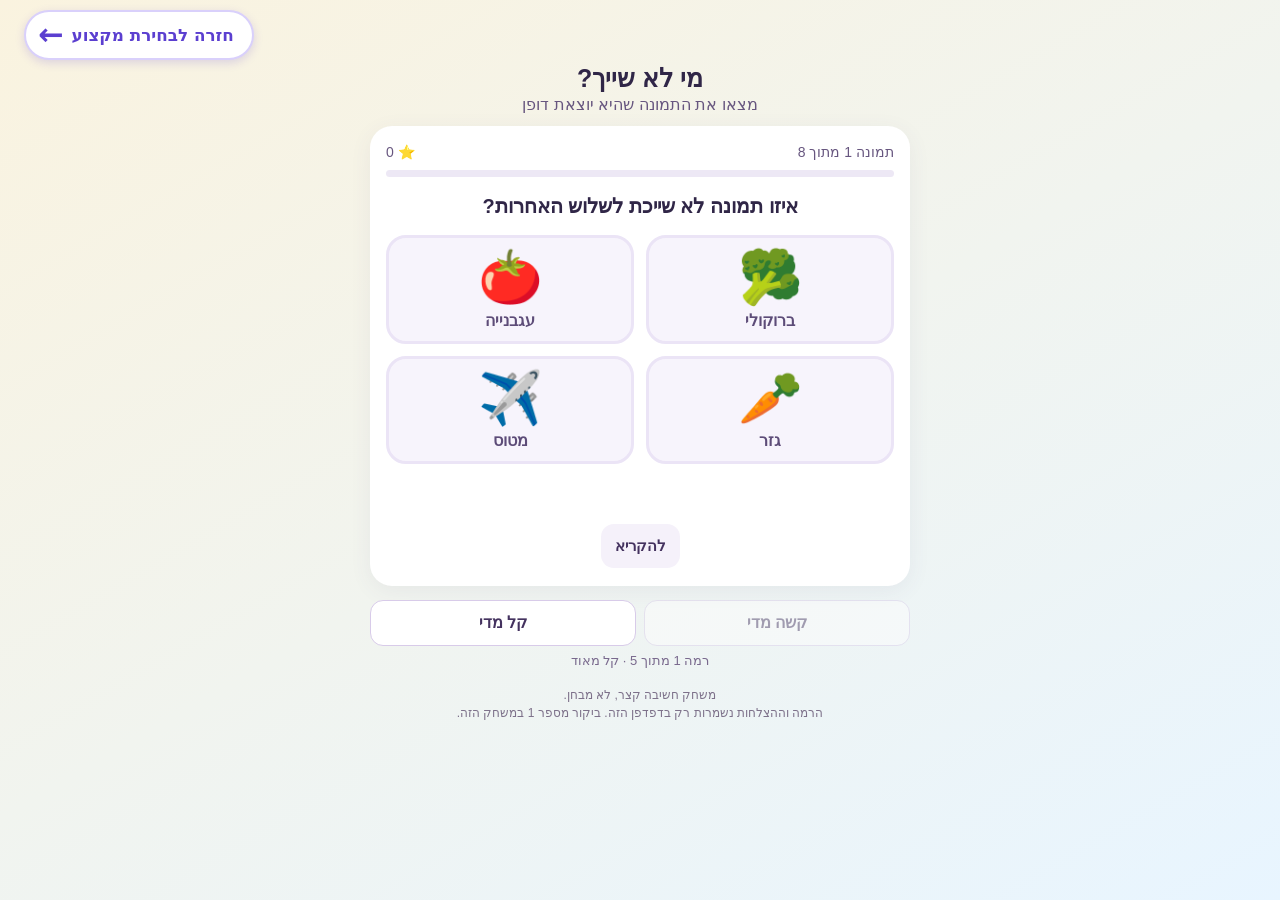
<file: 3-odd-one-out.html>
<!doctype html>
<html lang="he" dir="rtl"><head><meta charset="utf-8"><meta name="viewport" content="width=device-width,initial-scale=1"><title>מי לא שייך?</title><style>
.lp-back-bar{direction:ltr;display:flex;justify-content:flex-start;padding:10px 12px 0}
.lp-back{display:inline-flex;align-items:center;gap:8px;min-height:48px;padding:8px 18px 8px 12px;border-radius:999px;background:#fff;color:#5b3fd0;border:2px solid #d9d0fb;box-shadow:0 3px 10px rgba(91,63,208,.18);font:700 1.05rem/1.2 system-ui,-apple-system,"Segoe UI",Arial,sans-serif;text-decoration:none;-webkit-tap-highlight-color:transparent}
.lp-back:active{transform:scale(.97)}
.lp-back-arrow{font-size:1.9rem;line-height:1;font-weight:700}
.lp-back-text{direction:rtl}
</style><style>
:root{font-family:Arial,sans-serif;color:#302647;background:#f4f0fb}*{box-sizing:border-box}body{margin:0;padding:0 12px 12px;background:linear-gradient(150deg,#faf3df,#e8f5ff);min-height:100dvh}main{max-width:540px;margin:auto}header{text-align:center;margin:2px 0 12px}h1{font-size:25px;margin:4px 0 2px}.sub{margin:0;font-size:16px;color:#67567f}button{font:inherit;touch-action:manipulation}button{cursor:pointer;min-height:46px;border:0;border-radius:13px;font-weight:bold;padding:10px 14px;color:#44325f;background:#eee7fa}button:focus-visible,a:focus-visible{outline:3px solid #8c5ed2;outline-offset:3px}button:disabled{opacity:.45;cursor:default}.card{background:white;border-radius:22px;padding:18px 16px;box-shadow:0 5px 22px #56417b12;text-align:center}.topline{display:flex;align-items:center;justify-content:space-between;font-size:14px;color:#67567f}.track{height:7px;background:#ede8f5;border-radius:8px;overflow:hidden;margin:10px 0 14px}.track span{display:block;background:#8b5ac9;height:100%;transition:width .2s}.prompt{font-size:20px;font-weight:bold;margin:0 0 14px;line-height:1.5}.pics{display:grid;grid-template-columns:1fr 1fr;gap:12px}.pics button{background:#f7f4fc;border:3px solid #ebe4f6;border-radius:20px;min-height:104px;font-size:52px;line-height:1.15;padding:10px 6px;display:flex;flex-direction:column;align-items:center;justify-content:center;gap:4px}.pics button small{font-size:16px;font-weight:bold;color:#5d4c78}.pics button.wrong{border-color:#d58232;background:#fff1df;opacity:.55}.pics button.right{border-color:#269c70;background:#e2f7ec}.feedback{min-height:40px;margin:12px 0 5px;line-height:1.45;font-weight:bold;color:#226f54;font-size:18px}.feedback.retry{color:#9b5c16}.hint{font-size:16px;line-height:1.5;background:#fff7e5;padding:10px;border-radius:12px;margin-top:8px}.hint:empty{display:none}.tools{display:flex;justify-content:center;gap:8px;flex-wrap:wrap;margin-top:8px}.tools button{font-size:15px;min-height:44px;background:#f5f1fa}.primary{background:#7950b9!important;color:white!important;min-width:150px}.difficulty{display:flex;gap:8px;margin-top:14px}.difficulty button{flex:1;background:white;border:1px solid #d8cbe9;font-size:16px}.level{text-align:center;font-size:13px;color:#79698d;margin:7px 0}.celebrate{font-size:72px;color:#269c70;margin:8px auto}.finish h2{font-size:26px}.finish p{font-size:18px;line-height:1.5}footer{text-align:center;font-size:12px;line-height:1.5;color:#7d718a;margin:18px 0 4px}[hidden]{display:none!important}@media(max-width:350px){body{padding:0 9px 9px}.card{padding:14px 12px}.pics button{min-height:92px;font-size:44px}.pics button small{font-size:15px}h1{font-size:22px}}
</style></head><body><div class="lp-back-bar"><a class="lp-back" href="learning.html" aria-label="חזרה לבחירת מקצוע"><span class="lp-back-arrow" aria-hidden="true">←</span><span class="lp-back-text">חזרה לבחירת מקצוע</span></a></div><main><header><h1>מי לא שייך?</h1><p class="sub">מצאו את התמונה שהיא יוצאת דופן</p></header><section id="exercise" class="card"><div class="topline"><span id="progress"></span><span id="stars"></span></div><div class="track"><span id="bar"></span></div><p class="prompt">איזו תמונה לא שייכת לשלוש האחרות?</p><div id="pics" class="pics"></div><div id="feedback" class="feedback" aria-live="polite"></div><div id="hint" class="hint" aria-live="polite"></div><div class="tools"><button id="hear">להקריא</button><button id="next" class="primary" hidden>לתמונות הבאות</button></div></section><section id="finish" class="card finish" hidden><h2>כל הכבוד!</h2><div class="celebrate" aria-hidden="true">✓</div><p id="summary"></p><button id="again" class="primary">עוד סיבוב קצר</button></section><div class="difficulty"><button id="easier">קשה מדי</button><button id="harder">קל מדי</button></div><p id="level" class="level"></p><footer>משחק חשיבה קצר, לא מבחן.<br>הרמה וההצלחות נשמרות רק בדפדפן הזה. <span id="visits"></span></footer></main><script>
'use strict';
const KEY='kids_odd_one_out_v1', $=id=>document.getElementById(id), TOTAL=8;
function it(e,n){return{e,n}}
const LEVELS=[
 {label:'קל מאוד',sets:[
  {cat:'פירות',why:'כל השלושה פירות, והכלב הוא חיה',same:[it('🍎','תפוח'),it('🍌','בננה'),it('🍇','ענבים')],odd:it('🐶','כלב')},
  {cat:'חיות',why:'כולן חיות, והמכונית היא לא חיה',same:[it('🐱','חתול'),it('🐶','כלב'),it('🐰','ארנב')],odd:it('🚗','מכונית')},
  {cat:'בגדים',why:'כולם בגדים, והפיצה היא אוכל',same:[it('👕','חולצה'),it('👖','מכנסיים'),it('🧦','גרב')],odd:it('🍕','פיצה')},
  {cat:'ירקות',why:'כולם ירקות, והמטוס הוא כלי תחבורה',same:[it('🥕','גזר'),it('🥦','ברוקולי'),it('🍅','עגבנייה')],odd:it('✈️','מטוס')},
  {cat:'צעצועים',why:'כולם צעצועים, והתפוח הוא פרי',same:[it('⚽','כדורגל'),it('🧸','דובי'),it('🪁','עפיפון')],odd:it('🍎','תפוח')},
  {cat:'רהיטים',why:'כולם רהיטים, והבננה היא פרי',same:[it('🪑','כיסא'),it('🛏️','מיטה'),it('🛋️','ספה')],odd:it('🍌','בננה')}]},
 {label:'קל',sets:[
  {cat:'חיות מעוף? לא - חיות יבשה',why:'הכלב, החתול והעכבר הם יונקים, והציפור היא עוף',same:[it('🐶','כלב'),it('🐱','חתול'),it('🐭','עכבר')],odd:it('🐦','ציפור')},
  {cat:'כלי תחבורה ביבשה',why:'המכונית, האוטובוס והאופניים נוסעים ביבשה, והמטוס עף בשמיים',same:[it('🚗','מכונית'),it('🚌','אוטובוס'),it('🚲','אופניים')],odd:it('✈️','מטוס')},
  {cat:'פירות',why:'התפוח, הבננה והתפוז הם פירות, והגזר הוא ירק',same:[it('🍎','תפוח'),it('🍌','בננה'),it('🍊','תפוז')],odd:it('🥕','גזר')},
  {cat:'עופות',why:'הברווז, התרנגולת והינשוף הם עופות, והדג חי במים',same:[it('🦆','ברווז'),it('🐔','תרנגולת'),it('🦉','ינשוף')],odd:it('🐟','דג')},
  {cat:'חיות ים',why:'הדג, הדולפין והתמנון חיים בים, והפרה חיה ביבשה',same:[it('🐟','דג'),it('🐬','דולפין'),it('🐙','תמנון')],odd:it('🐄','פרה')},
  {cat:'אוכל',why:'הפיצה, ההמבורגר והצ׳יפס הם אוכל, והחלב הוא משקה',same:[it('🍕','פיצה'),it('🍔','המבורגר'),it('🍟','צ׳יפס')],odd:it('🥛','חלב')}]},
 {label:'בינוני',sets:[
  {cat:'חיות חווה',why:'הפרה, החזיר והתרנגולת הם חיות חווה, והאריה הוא חיה פראית',same:[it('🐮','פרה'),it('🐷','חזיר'),it('🐔','תרנגולת')],odd:it('🦁','אריה')},
  {cat:'חיות מחמד',why:'הכלב, החתול והאוגר הם חיות מחמד, והפרה חיה בחווה',same:[it('🐶','כלב'),it('🐱','חתול'),it('🐹','אוגר')],odd:it('🐮','פרה')},
  {cat:'ציפורים שעפות',why:'הנשר, הינשוף והברווז יכולים לעוף, והפינגווין לא עף',same:[it('🦅','נשר'),it('🦉','ינשוף'),it('🦆','ברווז')],odd:it('🐧','פינגווין')},
  {cat:'חיות פראיות',why:'האריה, הפיל והקוף חיים בטבע, והכבשה היא חיית חווה',same:[it('🦁','אריה'),it('🐘','פיל'),it('🐒','קוף')],odd:it('🐑','כבשה')},
  {cat:'ממתקים',why:'העוגה, הסוכרייה והשוקולד הם ממתקים, והתפוח הוא פרי',same:[it('🍰','עוגה'),it('🍭','סוכרייה'),it('🍫','שוקולד')],odd:it('🍎','תפוח')},
  {cat:'חרקים',why:'הדבורה, הפרפר והנמלה הם חרקים, ולציפור יש נוצות',same:[it('🐝','דבורה'),it('🦋','פרפר'),it('🐜','נמלה')],odd:it('🐦','ציפור')}]},
 {label:'מאתגר',sets:[
  {cat:'חיות שעפות',why:'הנשר, הפרפר והדבורה עפים באוויר, והחילזון זוחל על האדמה',same:[it('🦅','נשר'),it('🦋','פרפר'),it('🐝','דבורה')],odd:it('🐌','חילזון')},
  {cat:'חיים במים',why:'הדג, התמנון והסרטן חיים במים, והקקטוס גדל במדבר',same:[it('🐟','דג'),it('🐙','תמנון'),it('🦀','סרטן')],odd:it('🌵','קקטוס')},
  {cat:'כלי נגינה',why:'הגיטרה, הפסנתר והתוף הם כלי נגינה, והספר הוא לקריאה',same:[it('🎸','גיטרה'),it('🎹','פסנתר'),it('🥁','תוף')],odd:it('📚','ספר')},
  {cat:'דברים שגדלים',why:'הנבט, הפרח והעץ גדלים מהאדמה, והאבן לא גדלה',same:[it('🌱','נבט'),it('🌻','חמנית'),it('🌳','עץ')],odd:it('🪨','אבן')},
  {cat:'דברים עם גלגלים',why:'למכונית, לאוטובוס ולאופניים יש גלגלים, ולסירה אין גלגלים',same:[it('🚗','מכונית'),it('🚌','אוטובוס'),it('🚲','אופניים')],odd:it('🛶','סירה')},
  {cat:'כלי עבודה',why:'הפטיש, המברג והמפתח הם כלי עבודה, והדובי הוא צעצוע',same:[it('🔨','פטיש'),it('🪛','מברג'),it('🔧','מפתח אנגלי')],odd:it('🧸','דובי')}]},
 {label:'קשה',sets:[
  {cat:'פירות עגולים',why:'התפוח, התפוז והדובדבנים עגולים, והבננה ארוכה',same:[it('🍎','תפוח'),it('🍊','תפוז'),it('🍒','דובדבן')],odd:it('🍌','בננה')},
  {cat:'דברים אדומים',why:'התות, התפוח והפלפל אדומים, והמלפפון ירוק',same:[it('🍓','תות'),it('🍎','תפוח'),it('🌶️','פלפל חריף')],odd:it('🥒','מלפפון')},
  {cat:'בגדי חורף',why:'המעיל, הצעיף והכפפות מחממים בחורף, והחולצה היא לקיץ',same:[it('🧥','מעיל'),it('🧣','צעיף'),it('🧤','כפפות')],odd:it('👕','חולצה')},
  {cat:'כדורים למשחק',why:'כדורגל, כדורסל והטניס הם כדורים של משחקים, והבלון הוא למסיבה',same:[it('⚽','כדורגל'),it('🏀','כדורסל'),it('🎾','טניס')],odd:it('🎈','בלון')},
  {cat:'דברים מתוקים',why:'העוגה, השוקולד והגלידה מתוקים, והבייגלה מלוח',same:[it('🍰','עוגה'),it('🍫','שוקולד'),it('🍦','גלידה')],odd:it('🥨','בייגלה')},
  {cat:'דברים בשמיים',why:'השמש, הירח והענן נמצאים בשמיים, והעץ גדל באדמה',same:[it('☀️','שמש'),it('🌙','ירח'),it('☁️','ענן')],odd:it('🌳','עץ')}]}
];
let saved={};try{saved=JSON.parse(localStorage.getItem(KEY))||{}}catch{}
let state={level:Math.max(1,Math.min(5,Number(saved.level)||1)),stars:Number(saved.stars)||0,visits:(Number(saved.visits)||0)+1};
let count=0,correct=0,solved=false,tries=0,round=null,seen=new Set();
function save(){try{localStorage.setItem(KEY,JSON.stringify(state))}catch{}}
function rand(a,b){return a+Math.floor(Math.random()*(b-a+1))}
function pick(xs){return xs[rand(0,xs.length-1)]}
function shuffle(xs){for(let i=xs.length-1;i>0;i--){const j=rand(0,i);[xs[i],xs[j]]=[xs[j],xs[i]]}return xs}
function speak(t){try{const u=new SpeechSynthesisUtterance(t);u.lang='he-IL';u.rate=.92;speechSynthesis.cancel();speechSynthesis.speak(u)}catch{}}
function newRound(){
 const sets=LEVELS[state.level-1].sets;
 let pool=sets.map((s,i)=>i).filter(i=>!seen.has(i));
 if(!pool.length){seen.clear();pool=sets.map((s,i)=>i)}
 const idx=pick(pool);seen.add(idx);
 const set=sets[idx];
 const cards=shuffle([...set.same,set.odd]);
 round={set,cards};
}
function render(){
 $('progress').textContent=`תמונה ${count+1} מתוך ${TOTAL}`;
 $('stars').textContent=`⭐ ${state.stars}`;
 $('bar').style.width=(count/TOTAL*100)+'%';
 $('feedback').textContent='';$('feedback').className='feedback';
 $('hint').textContent='';$('next').hidden=true;
 $('level').textContent=`רמה ${state.level} מתוך 5 · ${LEVELS[state.level-1].label}`;
 $('easier').disabled=state.level<=1;$('harder').disabled=state.level>=5;
 const box=$('pics');box.innerHTML='';
 round.cards.forEach(card=>{
  const b=document.createElement('button');
  b.innerHTML=`<span aria-hidden="true">${card.e}</span><small>${card.n}</small>`;
  b.setAttribute('aria-label',card.n);
  b.onclick=()=>choose(b,card);
  box.appendChild(b);
 });
}
function choose(btn,card){
 if(solved)return;
 if(card===round.set.odd){
  solved=true;correct++;state.stars++;
  btn.classList.add('right');
  $('stars').textContent=`⭐ ${state.stars}`;
  const praise=pick(['מעולה!','יופי!','נכון מאוד!','כל הכבוד!']);
  $('feedback').textContent=`${praise} ${round.set.why}.`;
  $('hint').textContent='';
  $('next').hidden=false;save();
 }else{
  tries++;btn.classList.add('wrong');btn.disabled=true;
  $('feedback').textContent='לא זו, נסו שוב';
  $('feedback').className='feedback retry';
  if(tries>=2)$('hint').textContent=`רמז: שלוש תמונות שייכות לאותה קבוצה. מצאו מי לא כמו האחרות.`;
 }
}
function next(){
 count++;tries=0;solved=false;
 if(count>=TOTAL){
  $('exercise').hidden=true;$('finish').hidden=false;
  $('summary').textContent=`מצאתם נכון ${correct} מתוך ${TOTAL} סיבובים, וצברתם בסך הכול ${state.stars} כוכבים!`;
 }else{newRound();render()}
}
$('next').onclick=next;
$('again').onclick=()=>{count=0;correct=0;tries=0;solved=false;seen.clear();$('finish').hidden=true;$('exercise').hidden=false;newRound();render()};
function setLevel(l){state.level=l;save();count=0;correct=0;tries=0;solved=false;seen.clear();$('finish').hidden=true;$('exercise').hidden=false;newRound();render()}
$('easier').onclick=()=>{if(state.level>1)setLevel(state.level-1)};
$('harder').onclick=()=>{if(state.level<5)setLevel(state.level+1)};
$('hear').onclick=()=>speak(solved?$('feedback').textContent:'איזו תמונה לא שייכת לשלוש האחרות? הסתכלו על התמונות ובחרו.');
$('visits').textContent=`ביקור מספר ${state.visits} במשחק הזה.`;
save();
newRound();render();
</script></body></html>
</file>
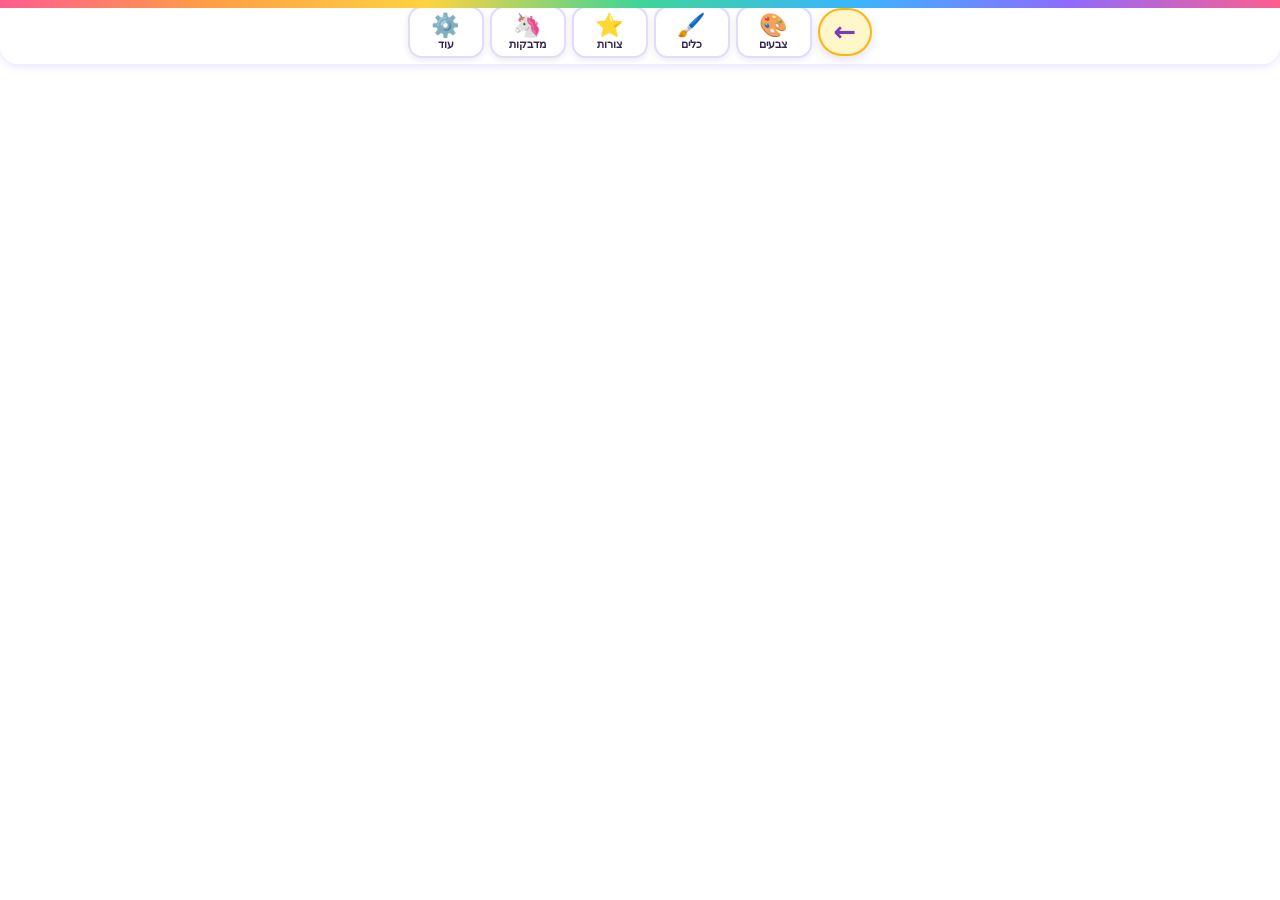
<file: draw.html>
<!doctype html>
<html lang="he" dir="rtl"><head><meta charset="utf-8"><meta name="viewport" content="width=device-width,initial-scale=1,maximum-scale=1,user-scalable=no"><title>לוח ציור</title>
<link rel="stylesheet" href="theme.css">
<style>
.lp-back-bar{direction:ltr;display:flex;justify-content:flex-start;padding:10px 12px 0}
.lp-back{display:inline-flex;align-items:center;gap:8px;min-height:48px;padding:8px 18px 8px 12px;border-radius:999px;background:#fff;color:#5b3fd0;border:2px solid #d9d0fb;box-shadow:0 3px 10px rgba(91,63,208,.18);font:700 1.05rem/1.2 system-ui,-apple-system,"Segoe UI",Arial,sans-serif;text-decoration:none;-webkit-tap-highlight-color:transparent}
.lp-back:active{transform:scale(.97)}
.lp-back-arrow{font-size:1.9rem;line-height:1;font-weight:700}
.lp-back-text{direction:rtl}
</style>
<style>
*{box-sizing:border-box;-webkit-tap-highlight-color:transparent}
html,body{height:100%;overflow:hidden;overscroll-behavior:none}
body{margin:0;font-family:Arial,sans-serif;color:#342653;padding:0;background:#fff}
h1{position:absolute;width:1px;height:1px;overflow:hidden;clip:rect(0 0 0 0)}
button{font:inherit;touch-action:manipulation;cursor:pointer;border:2px solid transparent;border-radius:14px;background:#fff;color:#342653;min-height:46px;min-width:46px;padding:6px 10px;font-weight:bold;box-shadow:0 2px 6px #3426531a}
button:focus-visible{outline:3px solid #8e6bff;outline-offset:2px}
button.on{border-color:#8e6bff;background:#efe7ff;box-shadow:0 0 0 3px #8e6bff55}
.panel{background:#ffffffd9;border-radius:18px;padding:8px;margin:8px 0;box-shadow:0 3px 12px #8e6bff22}
.row{display:flex;flex-wrap:wrap;gap:6px;justify-content:center;align-items:center}
.lbl{font-size:13px;color:#6a5d86;text-align:center;margin:0 0 4px;font-weight:bold}
.colors button{width:44px;height:44px;border-radius:50%;padding:0;border:3px solid #fff;box-shadow:0 0 0 1px #0003}
.colors button.on{box-shadow:0 0 0 4px #342653}
.tool{font-size:15px}
.tool span{font-size:22px;display:block;line-height:1.1}
.shapes button,.stick button{font-size:28px;line-height:1;padding:4px}
.canvaswrap{position:fixed;inset:0;background:#fff;touch-action:none;line-height:0}
canvas{width:100%;height:100%;display:block;touch-action:none;cursor:crosshair}
.topbar{position:fixed;top:0;left:0;right:0;z-index:20;direction:rtl;display:flex;gap:6px;align-items:center;justify-content:center;padding:6px 8px;background:linear-gradient(#ffffffef,#ffffffd0);box-shadow:0 2px 10px #8e6bff33;border-radius:0 0 18px 18px}
.topbar .lp-back{min-height:48px;padding:0 14px;font-size:1.6rem;direction:ltr}
.topbar .lp-back-text{position:absolute;width:1px;height:1px;overflow:hidden;clip:rect(0 0 0 0)}
.topbar .lp-back-arrow{font-size:1.7rem}
.tab{flex:1;max-width:76px;min-height:52px;padding:2px 2px;border-radius:14px;font-size:11px;line-height:1.15;display:flex;flex-direction:column;align-items:center;justify-content:center;background:#fff;border:2px solid #e3dafc}
.tab b{font-size:23px;line-height:1.1}
.tab[aria-expanded=true]{border-color:#8e6bff;background:#efe7ff}
.drop{position:fixed;left:8px;right:8px;top:70px;z-index:19;max-height:calc(100dvh - 86px);overflow:auto;direction:rtl;margin:0;background:#fffffff2;box-shadow:0 8px 24px #34265340;border-radius:18px;padding:10px;animation:dd .14s ease-out}
@keyframes dd{from{opacity:0;transform:translateY(-8px)}to{opacity:1;transform:none}}
.drop[hidden]{display:none}
.drop .lbl{margin:0 0 6px}
.size{display:flex;align-items:center;gap:8px;justify-content:center}
.size input{width:55%;max-width:260px}
.actions button{background:#fff3c9}
.actions .danger{background:#ffe0e0}
#msg{position:fixed;left:0;right:0;bottom:12px;z-index:15;pointer-events:none;text-align:center;font-size:16px;font-weight:bold;color:#2a7a5a}#msg:empty{display:none}#msg:not(:empty){display:block;width:fit-content;margin:0 auto;max-width:92vw;background:#fffffff0;padding:6px 14px;border-radius:14px;box-shadow:0 2px 8px #3426532a}
.snd{font-size:13px}
</style></head><body>
<h1>לוח ציור</h1>
<div class="canvaswrap"><canvas id="cv" aria-label="משטח ציור"></canvas></div>
<div id="msg" aria-live="polite"></div>
<nav class="topbar" aria-label="כלי ציור">
<a class="lp-back" href="learning.html" aria-label="חזרה לבחירת מקצוע"><span class="lp-back-arrow" aria-hidden="true">←</span><span class="lp-back-text">חזרה לבחירת מקצוע</span></a>
<button class="tab" data-p="p-colors" aria-expanded="false" aria-controls="p-colors"><b aria-hidden="true">🎨</b>צבעים</button>
<button class="tab" data-p="p-tools" aria-expanded="false" aria-controls="p-tools"><b aria-hidden="true">🖌️</b>כלים</button>
<button class="tab" data-p="p-shapes" aria-expanded="false" aria-controls="p-shapes"><b aria-hidden="true">⭐</b>צורות</button>
<button class="tab" data-p="p-stick" aria-expanded="false" aria-controls="p-stick"><b aria-hidden="true">🦄</b>מדבקות</button>
<button class="tab" data-p="p-actions" aria-expanded="false" aria-controls="p-actions"><b aria-hidden="true">⚙️</b>עוד</button>
</nav>
<div class="drop panel" id="p-colors" hidden><p class="lbl">צבעים</p><div class="row colors" id="colors" role="group" aria-label="צבעים"></div></div>
<div class="drop panel" id="p-tools" hidden><p class="lbl">כלים</p><div class="row" id="tools" role="group" aria-label="כלים"></div>
<div class="size" style="margin-top:10px"><span aria-hidden="true">•</span><input id="size" type="range" min="2" max="60" value="12" aria-label="גודל"><span aria-hidden="true" style="font-size:26px">●</span></div></div>
<div class="drop panel" id="p-shapes" hidden><p class="lbl">צורות (לוחצים ואז מציירים על הלוח, הצורה אומרת את שמה)</p><div class="row shapes" id="shapes" role="group" aria-label="צורות"></div></div>
<div class="drop panel" id="p-stick" hidden><p class="lbl">מדבקות</p><div class="row stick" id="stick" role="group" aria-label="מדבקות"></div></div>
<div class="drop panel actions" id="p-actions" hidden><div class="row"><button id="undo">ביטול</button><button id="clear" class="danger">דף חדש</button><button id="save">שמירת תמונה</button><button id="mute" aria-pressed="false">קול</button></div></div>
<script>
'use strict';
const $=id=>document.getElementById(id);
const cv=$('cv'),ctx=cv.getContext('2d',{willReadFrequently:true});
let SC=1;
function fit(first){const vv=window.visualViewport,cw=Math.round(vv?vv.width:innerWidth),ch=Math.round(vv?vv.height:innerHeight);SC=Math.min(window.devicePixelRatio||1,2);const w=Math.max(200,Math.round(cw*SC)),h=Math.max(200,Math.round(ch*SC));if(!first&&Math.abs(w-cv.width)<4&&Math.abs(h-cv.height)<4)return;let old=null;if(!first){old=document.createElement('canvas');old.width=cv.width;old.height=cv.height;old.getContext('2d').drawImage(cv,0,0)}cv.width=w;cv.height=h;ctx.fillStyle='#fff';ctx.fillRect(0,0,w,h);if(old){const k=Math.min(w/old.width,h/old.height,1),dw=old.width*k,dh=old.height*k;ctx.drawImage(old,(w-dw)/2,(h-dh)/2,dw,dh)}hist.length=0}
const COLORS=['#e53935','#fb8c00','#fdd835','#43a047','#00acc1','#1e88e5','#8e24aa','#ec407a','#795548','#222222','#ffffff','#8bc34a'];
const TOOLS=[['brush','','מכחול'],['marker','','טוש עבה'],['rainbow','','קשת'],['spray','','ספריי'],['fill','','מילוי'],['eraser','','מחק']];
const SHAPES=[['circle','⚪','עיגול'],['square','⬜','ריבוע'],['rect','▭','מלבן'],['triangle','🔺','משולש'],['star','⭐','כוכב'],['heart','❤️','לב'],['oval','🥚','אליפסה'],['diamond','🔷','מעוין']];
const STICKERS=[['🐶','כלב'],['🐱','חתול'],['🦋','פרפר'],['🌸','פרח'],['☀️','שמש'],['🌈','קשת'],['🏠','בית'],['🚗','מכונית'],['🎈','בלון'],['🦄','חד קרן'],['🐟','דג'],['🌳','עץ']];
let color=COLORS[5],tool='brush',shapeKind=null,sticker=null,muted=false;
const hist=[];fit(true);let rzT=0;window.addEventListener('resize',()=>{clearTimeout(rzT);rzT=setTimeout(()=>{if(!drawing)fit(false)},250)});
function say(t){if(muted)return;try{const u=new SpeechSynthesisUtterance(t);u.lang='he-IL';u.rate=.9;speechSynthesis.cancel();speechSynthesis.speak(u)}catch(e){}}
function msg(t){$('msg').textContent=t}
function snap(){try{hist.push(ctx.getImageData(0,0,cv.width,cv.height));if(hist.length>25)hist.shift()}catch(e){}}
function white(){ctx.fillStyle='#fff';ctx.fillRect(0,0,cv.width,cv.height)}
white();
function mkBtn(parent,html,label,fn,cls){const b=document.createElement('button');b.innerHTML=html;b.setAttribute('aria-label',label);if(cls)b.className=cls;b.addEventListener('click',fn);parent.appendChild(b);return b}
const colorBtns=COLORS.map(c=>{const b=mkBtn($('colors'),'',c,()=>{color=c;if(tool==='eraser'){setTool('brush')}refresh()});b.style.background=c;b.dataset.c=c;return b});
const toolBtns={};TOOLS.forEach(([k,e,n])=>{toolBtns[k]=mkBtn($('tools'),n,n,()=>{setTool(k);if(k==='fill')msg('לוחצים על אזור כדי לצבוע אותו');else msg('')},'tool')});
const shapeBtns={};SHAPES.forEach(([k,e,n])=>{shapeBtns[k]=mkBtn($('shapes'),'',n,()=>{tool='shape';shapeKind=k;sticker=null;say(n);msg('צורה: '+n+'. מציירים על הלוח (אפשר לגרור כדי לשנות גודל)');refresh()})});
SHAPES.forEach(([k])=>{const c=document.createElement('canvas');c.width=c.height=44;const x=c.getContext('2d');const save=ctx;x.fillStyle='#8e6bff';x.strokeStyle='#342653';x.lineWidth=2;
 const P=(kk,cx,cy,r)=>{x.beginPath();const ct=ctx;};
 shapeIcon(x,k);shapeBtns[k].appendChild(c);});
const stickBtns=STICKERS.map(([e,n])=>mkBtn($('stick'),e,n,()=>{tool='sticker';sticker=[e,n];shapeKind=null;say(n);msg('מדבקה: '+n+'. לוחצים על הלוח');refresh()}));
function setTool(k){tool=k;shapeKind=null;sticker=null;refresh()}
function refresh(){
 colorBtns.forEach(b=>b.classList.toggle('on',b.dataset.c===color));
 Object.entries(toolBtns).forEach(([k,b])=>b.classList.toggle('on',tool===k));
 Object.entries(shapeBtns).forEach(([k,b])=>b.classList.toggle('on',tool==='shape'&&shapeKind===k));
 stickBtns.forEach((b,i)=>b.classList.toggle('on',tool==='sticker'&&sticker&&sticker[0]===STICKERS[i][0]));
}
refresh();
function pos(e){const r=cv.getBoundingClientRect();return{x:(e.clientX-r.left)*cv.width/r.width,y:(e.clientY-r.top)*cv.height/r.height}}
function size(){return +$('size').value*SC}
let drawing=false,last=null,start=null,base=null,hue=0,moved=false;
function path(k,x,y,r,r2,c){c=c||ctx;
 c.beginPath();
 switch(k){
 case'circle':c.arc(x,y,r,0,7);break;
 case'square':c.rect(x-r,y-r,2*r,2*r);break;
 case'rect':c.rect(x-r*1.4,y-r*.8,r*2.8,r*1.6);break;
 case'oval':c.ellipse(x,y,r*1.4,r*.85,0,0,7);break;
 case'triangle':c.moveTo(x,y-r);c.lineTo(x+r*1.1,y+r*.8);c.lineTo(x-r*1.1,y+r*.8);c.closePath();break;
 case'diamond':c.moveTo(x,y-r*1.2);c.lineTo(x+r*.9,y);c.lineTo(x,y+r*1.2);c.lineTo(x-r*.9,y);c.closePath();break;
 case'star':for(let i=0;i<10;i++){const a=-Math.PI/2+i*Math.PI/5,rr=i%2?r*.45:r;c.lineTo(x+Math.cos(a)*rr,y+Math.sin(a)*rr)}c.closePath();break;
 case'heart':c.moveTo(x,y+r*.9);c.bezierCurveTo(x-r*1.4,y+r*.1,x-r*.9,y-r*.95,x,y-r*.35);c.bezierCurveTo(x+r*.9,y-r*.95,x+r*1.4,y+r*.1,x,y+r*.9);c.closePath();break;
 }
}
function shapeIcon(x,k){const sv=ctx;path(k,22,22,15,0,x);x.fillStyle='#8e6bff';x.fill();x.lineWidth=2.5;x.strokeStyle='#342653';x.lineJoin='round';x.stroke()}
function drawShape(k,x,y,r){path(k,x,y,r);ctx.fillStyle=color;ctx.fill();ctx.lineWidth=Math.max(3,r/14);ctx.strokeStyle='#342653';ctx.lineJoin='round';ctx.stroke()}
function drawSticker(x,y,r){ctx.font=`${r*2}px "Apple Color Emoji","Segoe UI Emoji","Noto Color Emoji",sans-serif`;ctx.textAlign='center';ctx.textBaseline='middle';ctx.fillStyle='#000';ctx.fillText(sticker[0],x,y)}
function stroke(a,b){
 ctx.lineCap='round';ctx.lineJoin='round';
 const s=size();
 if(tool==='eraser'){ctx.strokeStyle='#fff';ctx.lineWidth=s*1.6}
 else if(tool==='marker'){ctx.strokeStyle=color;ctx.lineWidth=s*2.2;ctx.globalAlpha=.55}
 else if(tool==='rainbow'){hue=(hue+6)%360;ctx.strokeStyle=`hsl(${hue},90%,55%)`;ctx.lineWidth=s}
 else{ctx.strokeStyle=color;ctx.lineWidth=s}
 if(tool==='spray'){
  ctx.fillStyle=color;
  for(let i=0;i<18;i++){const an=Math.random()*7,d=Math.random()*s*1.8;ctx.fillRect(b.x+Math.cos(an)*d,b.y+Math.sin(an)*d,2.5,2.5)}
 }else{ctx.beginPath();ctx.moveTo(a.x,a.y);ctx.lineTo(b.x,b.y);ctx.stroke()}
 ctx.globalAlpha=1;
}
function floodFill(sx,sy){
 sx=Math.floor(sx);sy=Math.floor(sy);
 const W=cv.width,H=cv.height,img=ctx.getImageData(0,0,W,H),d=img.data;
 const i0=(sy*W+sx)*4,tr=d[i0],tg=d[i0+1],tb=d[i0+2];
 const h=color.replace('#',''),fr=parseInt(h.substr(0,2),16),fg=parseInt(h.substr(2,2),16),fb=parseInt(h.substr(4,2),16);
 if(Math.abs(tr-fr)+Math.abs(tg-fg)+Math.abs(tb-fb)<6)return false;
 const tol=60;
 const match=i=>Math.abs(d[i]-tr)+Math.abs(d[i+1]-tg)+Math.abs(d[i+2]-tb)<=tol;
 const seen=new Uint8Array(W*H),stack=[sy*W+sx];
 while(stack.length){
  let p=stack.pop();let x=p%W,y=(p/W)|0;
  while(x>=0&&!seen[y*W+x]&&match((y*W+x)*4))x--;
  x++;let up=false,dn=false;
  while(x<W&&!seen[y*W+x]&&match((y*W+x)*4)){
   const q=y*W+x;seen[q]=1;const i=q*4;d[i]=fr;d[i+1]=fg;d[i+2]=fb;d[i+3]=255;
   if(y>0){const m=!seen[q-W]&&match((q-W)*4);if(m&&!up){stack.push(q-W);up=true}else if(!m)up=false}
   if(y<H-1){const m=!seen[q+W]&&match((q+W)*4);if(m&&!dn){stack.push(q+W);dn=true}else if(!m)dn=false}
   x++;
  }
 }
 /* grow one pixel so soft line edges do not leave a white halo */
 const out=new Uint8ClampedArray(d);
 for(let y=1;y<H-1;y++)for(let x=1;x<W-1;x++){const q=y*W+x;if(seen[q])continue;
  if(seen[q-1]||seen[q+1]||seen[q-W]||seen[q+W]){const i=q*4;const dark=d[i]+d[i+1]+d[i+2]<300;if(!dark&&match(i)){out[i]=fr;out[i+1]=fg;out[i+2]=fb}}}
 img.data.set(out);ctx.putImageData(img,0,0);return true;
}
cv.addEventListener('pointerdown',e=>{
 e.preventDefault();try{cv.setPointerCapture(e.pointerId)}catch(_){}
 const p=pos(e);snap();moved=false;
 if(tool==='fill'){if(floodFill(p.x,p.y))say('צבעתי');else hist.pop();return}
 if(tool==='shape'||tool==='sticker'){drawing=true;start=p;base=ctx.getImageData(0,0,cv.width,cv.height);return}
 drawing=true;last=p;stroke(p,{x:p.x+.01,y:p.y})
});
cv.addEventListener('pointermove',e=>{
 if(!drawing)return;e.preventDefault();const p=pos(e);
 if(tool==='shape'||tool==='sticker'){
  moved=true;ctx.putImageData(base,0,0);
  const r=Math.max(20*SC,Math.hypot(p.x-start.x,p.y-start.y));
  tool==='shape'?drawShape(shapeKind,start.x,start.y,r):drawSticker(start.x,start.y,r);return}
 stroke(last,p);last=p
});
function end(e){
 if(!drawing)return;drawing=false;
 if((tool==='shape'||tool==='sticker')&&!moved){
  const r=Math.max(35*SC,size()*3.5);
  tool==='shape'?drawShape(shapeKind,start.x,start.y,r):drawSticker(start.x,start.y,r);
 }
 if(tool==='shape'){const s=SHAPES.find(s=>s[0]===shapeKind);say(s[2])}
 else if(tool==='sticker')say(sticker[1]);
}
cv.addEventListener('pointerup',end);cv.addEventListener('pointercancel',end);
$('undo').onclick=()=>{const h=hist.pop();if(h){ctx.putImageData(h,0,0);msg('')}else msg('אין מה לבטל')};
$('clear').onclick=()=>{if(confirm('להתחיל דף חדש? הציור הנוכחי יימחק.')){snap();white();msg('דף חדש')}};
$('mute').onclick=function(){muted=!muted;this.textContent=muted?'🔇 ללא קול':'קול';this.setAttribute('aria-pressed',muted)};
$('save').onclick=()=>{
 cv.toBlob(b=>{if(!b){msg('לא הצלחתי לשמור');return}
  const a=document.createElement('a');a.href=URL.createObjectURL(b);a.download='ציור.png';document.body.appendChild(a);a.click();a.remove();setTimeout(()=>URL.revokeObjectURL(a.href),3000);msg('התמונה נשמרה במכשיר')},'image/png')};
const tabs=[...document.querySelectorAll('.tab')];
function openPanel(id){tabs.forEach(t=>{const on=t.dataset.p===id;t.setAttribute('aria-expanded',on);$(t.dataset.p).hidden=!on})}
tabs.forEach(t=>t.addEventListener('click',()=>{const open=t.getAttribute('aria-expanded')==='true';openPanel(open?'':t.dataset.p)}));
cv.addEventListener('pointerdown',()=>openPanel(''),true);
['colors','shapes','stick'].forEach(id=>$(id).addEventListener('click',e=>{if(e.target.closest('button'))setTimeout(()=>openPanel(''),120)}));
$('tools').addEventListener('click',e=>{const b=e.target.closest('button');if(b&&b.textContent.trim()==='מילוי')setTimeout(()=>openPanel(''),120)});
$('undo').addEventListener('click',()=>openPanel(''));$('save').addEventListener('click',()=>openPanel(''));
document.addEventListener('keydown',e=>{if(e.key==='Escape')openPanel('')});
document.addEventListener('touchmove',e=>{if(e.target===cv)e.preventDefault()},{passive:false});
</script></body></html>
</file>
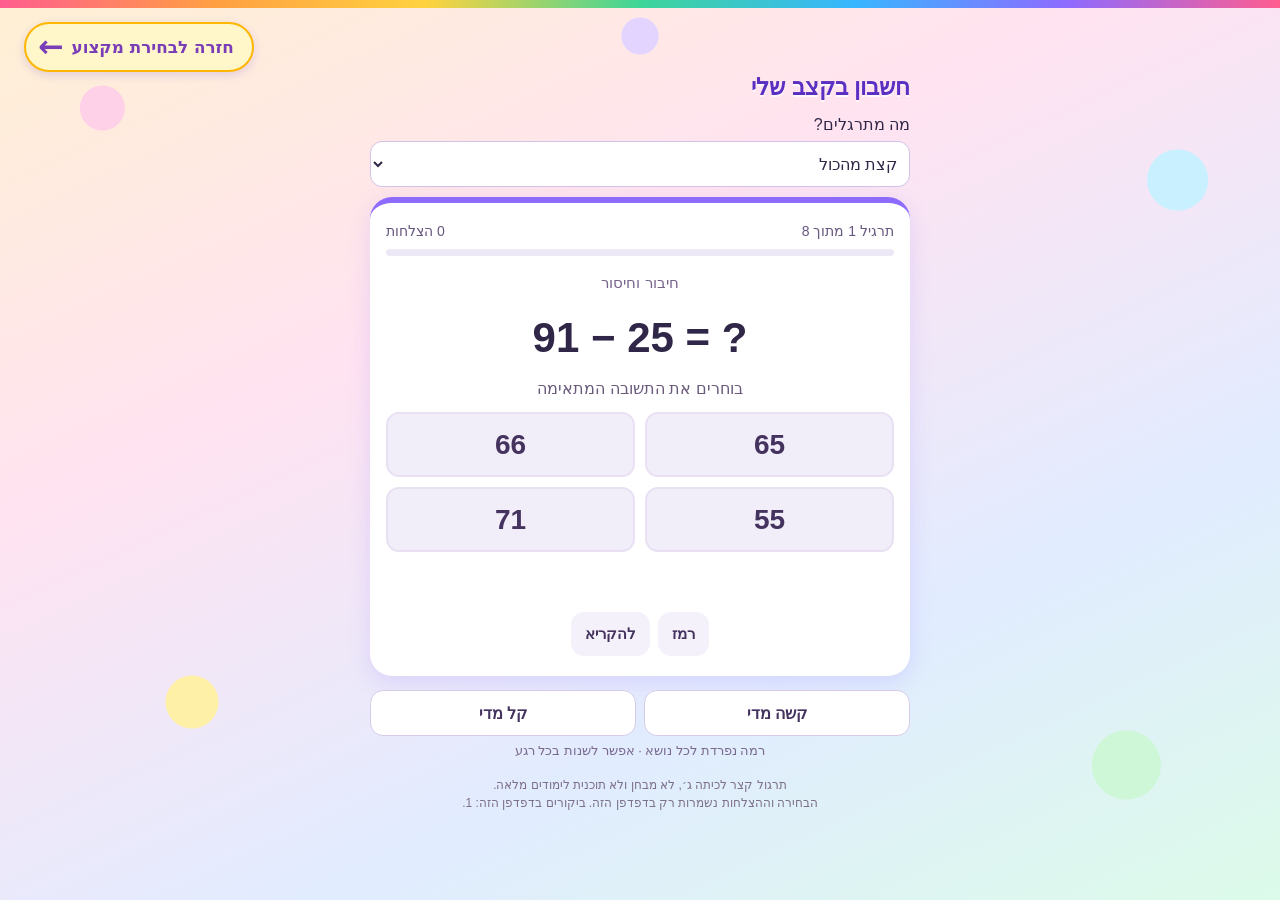
<file: math.html>
<!doctype html>
<html lang="he" dir="rtl"><head><meta charset="utf-8"><meta name="viewport" content="width=device-width,initial-scale=1"><title>חשבון בקצב שלי</title><style>
:root{font-family:Arial,sans-serif;color:#302647;background:#f4f0fb}*{box-sizing:border-box}body{margin:0;padding:12px;background:linear-gradient(150deg,#faf3df,#e8f5ff);min-height:100dvh}main{max-width:540px;margin:auto}header{display:flex;justify-content:space-between;align-items:center;margin:2px 0 14px}h1{font-size:23px;margin:0}a{color:#6240a4;font-weight:bold;font-size:15px}button,select{font:inherit;touch-action:manipulation}button{cursor:pointer;min-height:46px;border:0;border-radius:13px;font-weight:bold;padding:10px 14px;color:#44325f;background:#eee7fa}button:focus-visible,a:focus-visible,select:focus-visible{outline:3px solid #8c5ed2;outline-offset:3px}button:disabled{opacity:.45;cursor:default}select{width:100%;min-height:46px;border:1px solid #cfc2e6;border-radius:12px;padding:8px;background:white;color:inherit;margin:7px 0 10px}.card{background:white;border-radius:22px;padding:20px 16px;box-shadow:0 5px 22px #56417b12;text-align:center}.topline{display:flex;align-items:center;justify-content:space-between;font-size:14px;color:#67567f}.track{height:7px;background:#ede8f5;border-radius:8px;overflow:hidden;margin:10px 0 18px}.track span{display:block;background:#8b5ac9;height:100%;transition:width .2s}.tag{color:#79648e;font-size:15px}.question{font-size:42px;font-weight:bold;margin:18px 0 12px;line-height:1.35;unicode-bidi:isolate}.question.words{font-size:23px;line-height:1.6}.prompt{font-size:16px;margin:0 0 14px;color:#6a5a7b}.answers{display:grid;grid-template-columns:1fr 1fr;gap:10px}.answers button{background:#f1edf9;border:2px solid #e9e1f3;min-height:65px;font-size:28px;direction:ltr}.answers button.wrong{border-color:#d58232;background:#fff1df}.answers button.right{border-color:#269c70;background:#e2f7ec}.feedback{min-height:40px;margin:12px 0 5px;line-height:1.45;font-weight:bold;color:#226f54;font-size:18px}.feedback.retry{color:#9b5c16}.hint{font-size:16px;line-height:1.5;background:#fff7e5;padding:10px;border-radius:12px;margin-top:8px}.hint:empty{display:none}.tools{display:flex;justify-content:center;gap:8px;flex-wrap:wrap;margin-top:8px}.tools button{font-size:15px;min-height:44px;background:#f5f1fa}.difficulty{display:flex;gap:8px;margin-top:14px}.difficulty button{flex:1;background:white;border:1px solid #d8cbe9;font-size:16px}.level{text-align:center;font-size:13px;color:#79698d;margin:7px 0}.primary{background:#7950b9!important;color:white!important;min-width:150px}.celebrate{font-size:72px;color:#269c70;margin:8px auto}.endchoice{display:grid;gap:10px;margin-top:6px}.endchoice button{min-height:58px;font-size:19px}.endchoice .same{background:#2f8f9d!important}.choose{font-weight:bold;margin:14px 0 6px}.finish h2{font-size:26px}.finish p{font-size:18px;line-height:1.5}footer{text-align:center;font-size:12px;line-height:1.5;color:#7d718a;margin:18px 0 4px}[hidden]{display:none!important}@media(max-width:350px){body{padding:9px}.card{padding:16px 12px}.question{font-size:36px}.question.words{font-size:21px}h1{font-size:21px}.answers button{min-height:58px}}
.lp-back-bar{direction:ltr;display:flex;justify-content:flex-start;padding:10px 12px 0}.lp-back{display:inline-flex;align-items:center;gap:8px;min-height:48px;padding:8px 18px 8px 12px;border-radius:999px;background:#fff;color:#5b3fd0;border:2px solid #d9d0fb;box-shadow:0 3px 10px rgba(91,63,208,.18);font:700 1.05rem/1.2 system-ui,-apple-system,"Segoe UI",Arial,sans-serif;text-decoration:none;-webkit-tap-highlight-color:transparent}.lp-back:active{transform:scale(.97)}.lp-back-arrow{font-size:1.9rem;line-height:1;font-weight:700}.lp-back-text{direction:rtl}
</style><link rel="stylesheet" href="theme.css"></head><body><div class="lp-back-bar"><a class="lp-back" href="learning.html" aria-label="חזרה לבחירת מקצוע"><span class="lp-back-arrow" aria-hidden="true">←</span><span class="lp-back-text">חזרה לבחירת מקצוע</span></a></div><main><header><h1>חשבון בקצב שלי</h1></header><label for="topic">מה מתרגלים?</label><select id="topic"><option value="mixed">קצת מהכול</option><option value="add">חיבור וחיסור</option><option value="times">כפל וחילוק</option><option value="place">מבנה המספר</option><option value="story">שאלות מילוליות</option></select><section id="exercise" class="card"><div class="topline"><span id="progress"></span><span id="stars"></span></div><div class="track"><span id="bar"></span></div><div id="kind" class="tag"></div><div id="question" class="question"></div><p class="prompt">בוחרים את התשובה המתאימה</p><div id="answers" class="answers"></div><div id="feedback" class="feedback" aria-live="polite"></div><div id="hint" class="hint" aria-live="polite"></div><div class="tools"><button id="hintBtn">רמז</button><button id="hear">להקריא</button><button id="next" class="primary" hidden>התרגיל הבא</button></div></section><section id="finish" class="card finish" hidden><h2>כל הכבוד!</h2><div class="celebrate" aria-hidden="true">✓</div><p id="summary"></p><p class="choose">מה עושים עכשיו?</p><div class="endchoice"><button id="up" class="primary">⬆ עולים רמה</button><button id="again" class="primary same">↻ עוד פעם באותה רמה</button></div><p id="upnote" class="level"></p></section><div class="difficulty"><button id="easier">קשה מדי</button><button id="harder">קל מדי</button></div><p id="level" class="level"></p><footer>תרגול קצר לכיתה ג׳, לא מבחן ולא תוכנית לימודים מלאה.<br>הבחירה וההצלחות נשמרות רק בדפדפן הזה. <span id="visits"></span></footer></main><script>
'use strict';
const KEY='kids_math_v1', $=id=>document.getElementById(id), TOTAL=8;
const topics=['add','times','place','story'];
let saved={};try{saved=JSON.parse(localStorage.getItem(KEY))||{}}catch{}
let state={levels:{add:2,times:2,place:2,story:2,...saved.levels},topic:topics.includes(saved.topic)||saved.topic==='mixed'?saved.topic:'mixed',stars:Number(saved.stars)||0,visits:(Number(saved.visits)||0)+1,rounds:(saved.rounds&&typeof saved.rounds==='object')?saved.rounds:{}};
for(const t of topics)state.levels[t]=Math.max(1,Math.min(5,Number(state.levels[t])||2));
function roundKey(){return state.topic==='mixed'?'mixed@'+topics.map(t=>state.levels[t]).join(''):state.topic+'@'+state.levels[state.topic]}
function atTop(){return state.topic==='mixed'?topics.every(t=>state.levels[t]===5):state.levels[state.topic]===5}
let levelT=0;function clearLevelT(){clearTimeout(levelT);levelT=0}
let count=0,correct=0,q=null,solved=false,seen=new Set(),autoT=0,keepSpeech=false;
function clearAuto(){clearTimeout(autoT);autoT=0}
function save(){try{localStorage.setItem(KEY,JSON.stringify(state))}catch{}}
function rand(a,b){return a+Math.floor(Math.random()*(b-a+1))}function pick(xs){return xs[rand(0,xs.length-1)]}function shuffle(xs){for(let i=xs.length-1;i>0;i--){const j=rand(0,i);[xs[i],xs[j]]=[xs[j],xs[i]]}return xs}
function generate(topic,level){
 let a,b,answer,text,hint,kind,word=false;
 if(topic==='add'){
  let max=[20,100,500,1000,5000][level-1];a=rand(level===1?2:10,max-1);b=rand(1,max-a||1);const sub=Math.random()<.5;if(sub){b=rand(1,a);answer=a-b;text=`${a} − ${b} = ?`;hint=level===1?'אפשר להתחיל מהמספר הראשון ולספור לאחור.':`אפשר לפרק את ${b} למאות, לעשרות וליחידות, ולחסר בשלבים.`}else{answer=a+b;text=`${a} + ${b} = ?`;hint='אפשר לחבר יחידות בנפרד ועשרות בנפרד, ואז לחבר את התוצאות.'}kind='חיבור וחיסור';
 }else if(topic==='times'){
 const factors=[[2,5,10],[2,3,4,5,10],[2,3,4,5,6,7,8,9,10],[2,3,4,5,6,7,8,9,10],[2,3,4,5,6,7,8,9,10]][level-1];a=pick(factors);b=rand(1,level===1?5:10);if(level>=4&&Math.random()<.4){b=rand(2,level===5?20:9)*10}const divide=Math.random()<.5;if(divide){answer=b;text=`${a*b} ÷ ${a} = ?`;hint=`איזה מספר כפול ${a} נותן ${a*b}?`}else{answer=a*b;text=`${a} × ${b} = ?`;hint=`חשבו על ${a} קבוצות. בכל קבוצה ${b}. אפשר לחבר את ${b} שוב ושוב.`}kind='כפל וחילוק';
 }else if(topic==='place'){
 const max=[99,999,9999,9999,9999][level-1];a=rand(level===1?10:100,max);const places=level===1?[10]:level===2?[10,100]:[10,100,1000];b=pick(places.filter(x=>x<=a));answer=Math.floor(a/b)%10;const name={10:'העשרות',100:'המאות',1000:'האלפים'}[b];text=`מהי ספרת ${name} במספר ${a}?`;hint=`סופרים מימין: יחידות, עשרות, מאות, אלפים. חפשו את מקום ${name}.`;if(level===4){answer=answer*b;text=`מהו הערך של ספרת ${name} במספר ${a}?`;hint=`מצאו את ספרת ${name}, וכפלו אותה ב־${b}.`}if(level===5){const th=rand(1,9),h=rand(0,9),te=rand(0,9),u=rand(0,9);answer=th*1000+h*100+te*10+u;text=`איזה מספר מורכב מ־${th} אלפים, ${h} מאות, ${te} עשרות ו־${u} יחידות?`;hint='אפשר לרשום כל חלק בנפרד, ואז לחבר את החלקים.'}kind='מבנה המספר';word=true;
 }else{
 const max=[10,20,60,300,900][level-1];a=level>=4?rand(level===4?5:10,level===4?30:90)*10:rand(level===1?4:6,max);b=rand(1,a-1);if(level===1)b=rand(1,Math.min(a-1,6));const sub=Math.random()<(level<=2?.7:.55);
 const take=['היו לך {a} תפוחים בסל. אכלת {b} תפוחים. כמה תפוחים נשארו לך?','היו לך {a} מדבקות בחוברת. הדבקת {b} מדבקות. כמה מדבקות נשארו לך?','היו לך {a} ממתקים. נתת {b} ממתקים לחבר. כמה ממתקים נשארו לך?','בצלחת היו {a} עוגיות. אכלו {b} עוגיות. כמה עוגיות נשארו בצלחת?','היו לך {a} בלונים. {b} בלונים התפוצצו. כמה בלונים נשארו?','היו לך {a} גולות. איבדת {b} גולות במשחק. כמה גולות נשארו לך?','על המדף היו {a} ספרים. לקחת {b} ספרים לקרוא. כמה ספרים נשארו על המדף?','בקופסה היו {a} צבעים. הוצאת {b} צבעים לציור. כמה צבעים נשארו בקופסה?'];
 const give=['היו לך {a} מדבקות. קיבלת במתנה עוד {b} מדבקות. כמה מדבקות יש לך עכשיו?','בספרייה היו {a} ספרים. הגיעו עוד {b} ספרים חדשים. כמה ספרים יש עכשיו בספרייה?','היו לך {a} גולות. זכית במשחק בעוד {b} גולות. כמה גולות יש לך עכשיו?','היו לך {a} תפוחים בסל. שמת עוד {b} תפוחים בסל. כמה תפוחים יש עכשיו בסל?','היו לך {a} עוגיות בצלחת. אפית עוד {b} עוגיות. כמה עוגיות יש עכשיו?'];
 if(sub){answer=a-b;text=pick(take);hint=level===1?'התחלנו עם כמות והורדנו ממנה. אפשר לספור לאחור מהמספר הראשון.':'הורידו חלק מהכמות, אז היא קטנה. אפשר לחסר קודם עשרות ואז יחידות.'}else{answer=a+b;text=pick(give);hint='הכמות גדלה. אפשר לחבר קודם עשרות ואז יחידות.'}
 text=text.replaceAll('{a}',a).replaceAll('{b}',b);kind='שאלה מילולית';word=true;
 }
 const candidates=new Set([answer]);if(topic==='place'&&level<=3){while(candidates.size<4)candidates.add(rand(0,9))}else{const distance=Math.max(3,Math.min(30,Math.ceil(answer/6)));while(candidates.size<4){const n=answer+rand(-distance,distance);if(n>=0)candidates.add(n)}}
 return {topic,level,a,b,answer,text,hint,kind,word,options:shuffle([...candidates])};
}
function speak(){if(!('speechSynthesis'in window))return;speechSynthesis.cancel();const u=new SpeechSynthesisUtterance(q.text.replace('−',' פחות ').replace('+',' ועוד ').replace('×',' כפול ').replace('÷',' לחלק ל ').replace('= ?',' שווה כמה?'));u.lang='he-IL';u.rate=.85;speechSynthesis.speak(u)}
function updateLevel(){const selected=state.topic;const l=selected==='mixed'?null:state.levels[selected];$('level').textContent=l?`רמה ${l} מתוך 5 · אפשר לשנות בכל רגע`:'רמה נפרדת לכל נושא · אפשר לשנות בכל רגע';$('easier').disabled=selected==='mixed'?topics.every(t=>state.levels[t]===1):l===1;$('harder').disabled=selected==='mixed'?topics.every(t=>state.levels[t]===5):l===5}
function newQuestion(){clearAuto();clearLevelT();if(!keepSpeech&&'speechSynthesis'in window)speechSynthesis.cancel();$('exercise').hidden=false;$('finish').hidden=true;solved=false;let t=state.topic==='mixed'?topics[count%topics.length]:state.topic;for(let i=0;i<20;i++){q=generate(t,state.levels[t]);if(!seen.has(q.text))break}seen.add(q.text);$('kind').textContent=q.kind;$('question').textContent=q.text;$('question').dir=q.word?'rtl':'ltr';$('question').className='question'+(q.word?' words':'');$('progress').textContent=`תרגיל ${count+1} מתוך ${TOTAL}`;$('stars').textContent=`${state.stars} הצלחות`;$('bar').style.width=(count/TOTAL*100)+'%';$('feedback').textContent='';$('feedback').className='feedback';$('hint').textContent='';$('next').hidden=true;$('hintBtn').hidden=false;$('answers').replaceChildren();for(const n of q.options){const btn=document.createElement('button');btn.textContent=n;btn.setAttribute('aria-label',`תשובה ${n}`);btn.onclick=()=>answer(n,btn);$('answers').append(btn)}updateLevel()}
function answer(n,btn){if(solved)return;if(n!==q.answer){btn.classList.add('wrong');btn.disabled=true;$('feedback').textContent='כמעט! אפשר להיעזר ברמז ולנסות שוב.';$('feedback').className='feedback retry';return}solved=true;correct++;state.stars++;save();window.lpCelebrate&&lpCelebrate();btn.classList.add('right');for(const b of $('answers').children)b.disabled=true;$('feedback').textContent='נכון, כל הכבוד!';$('feedback').className='feedback';$('stars').textContent=`${state.stars} הצלחות`;$('next').textContent=count===TOTAL-1?'סיום הסיבוב':'התרגיל הבא';$('next').hidden=false;$('hintBtn').hidden=true;clearAuto();autoT=setTimeout(()=>{autoT=0;keepSpeech=true;try{$('next').click()}finally{keepSpeech=false}},1000)}
function change(delta){for(const t of state.topic==='mixed'?topics:[state.topic])state.levels[t]=Math.max(1,Math.min(5,state.levels[t]+delta));save();count=0;correct=0;seen.clear();newQuestion();$('hint').textContent=delta>0?'העלינו מעט את הרמה. מתחילים סיבוב חדש.':'הורדנו מעט את הרמה. מתחילים סיבוב חדש.'}
$('next').onclick=()=>{clearAuto();if(!solved)return;count++;if(count<TOTAL){newQuestion();return}if(!keepSpeech&&'speechSynthesis'in window)speechSynthesis.cancel();$('exercise').hidden=true;$('finish').hidden=false;$('summary').textContent=`סיימת ${TOTAL} תרגילים. צעד קטן של תרגול, הצלחה גדולה!`;$('again').hidden=false;const k=roundKey();state.rounds[k]=(state.rounds[k]||0)+1;save();const top=atTop();$('up').disabled=top;const n=state.rounds[k];
if(top){$('upnote').textContent='הגעת לרמה הגבוהה ביותר, אפשר לתרגל אותה שוב.'}
else if(n>=3){$('again').hidden=true;$('upnote').textContent='סיימת 3 סבבים ברמה הזאת! עוברים לרמה הבאה עוד רגע. אפשר גם ללחוץ על העלאת רמה.';clearLevelT();levelT=setTimeout(()=>{levelT=0;if(!$('finish').hidden)$('up').click()},4000)}
else{$('upnote').textContent=`סבב ${n} מתוך 3 ברמה הזאת. אחרי 3 סבבים עולים רמה.`}
$('up').focus({preventScroll:true})};
$('again').onclick=()=>{count=0;correct=0;seen.clear();newQuestion()};$('harder').onclick=()=>change(1);$('up').onclick=()=>{clearLevelT();change(1);$('hint').textContent='עלינו רמה. מתחילים סיבוב חדש!'};$('easier').onclick=()=>change(-1);$('hintBtn').onclick=()=>{$('hint').textContent=q.hint};$('hear').onclick=speak;$('hear').hidden=!('speechSynthesis'in window);$('topic').value=state.topic;$('topic').onchange=()=>{state.topic=$('topic').value;count=0;correct=0;seen.clear();save();newQuestion()};document.addEventListener('visibilitychange',()=>{if(document.hidden&&'speechSynthesis'in window)speechSynthesis.cancel()});window.addEventListener('pagehide',()=>{if('speechSynthesis'in window)speechSynthesis.cancel()});$('visits').textContent=`ביקורים בדפדפן הזה: ${state.visits}.`;save();newQuestion();
</script><script src="celebrate.js"></script></body></html>
</file>
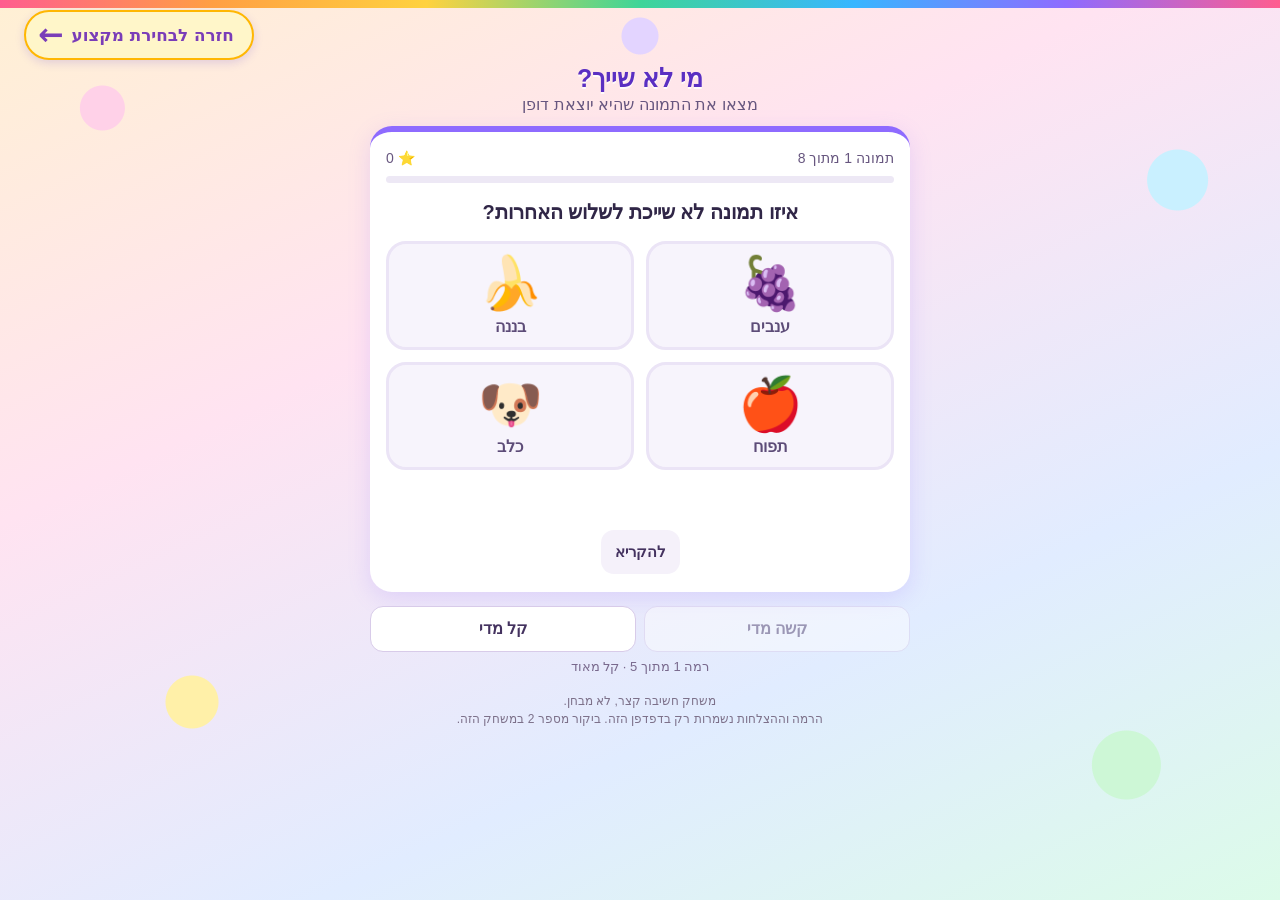
<file: odd-one-out.html>
<!doctype html>
<html lang="he" dir="rtl"><head><meta charset="utf-8"><meta name="viewport" content="width=device-width,initial-scale=1"><title>מי לא שייך?</title><style>
.lp-back-bar{direction:ltr;display:flex;justify-content:flex-start;padding:10px 12px 0}
.lp-back{display:inline-flex;align-items:center;gap:8px;min-height:48px;padding:8px 18px 8px 12px;border-radius:999px;background:#fff;color:#5b3fd0;border:2px solid #d9d0fb;box-shadow:0 3px 10px rgba(91,63,208,.18);font:700 1.05rem/1.2 system-ui,-apple-system,"Segoe UI",Arial,sans-serif;text-decoration:none;-webkit-tap-highlight-color:transparent}
.lp-back:active{transform:scale(.97)}
.lp-back-arrow{font-size:1.9rem;line-height:1;font-weight:700}
.lp-back-text{direction:rtl}
</style><style>
:root{font-family:Arial,sans-serif;color:#302647;background:#f4f0fb}*{box-sizing:border-box}body{margin:0;padding:0 12px 12px;background:linear-gradient(150deg,#faf3df,#e8f5ff);min-height:100dvh}main{max-width:540px;margin:auto}header{text-align:center;margin:2px 0 12px}h1{font-size:25px;margin:4px 0 2px}.sub{margin:0;font-size:16px;color:#67567f}button{font:inherit;touch-action:manipulation}button{cursor:pointer;min-height:46px;border:0;border-radius:13px;font-weight:bold;padding:10px 14px;color:#44325f;background:#eee7fa}button:focus-visible,a:focus-visible{outline:3px solid #8c5ed2;outline-offset:3px}button:disabled{opacity:.45;cursor:default}.card{background:white;border-radius:22px;padding:18px 16px;box-shadow:0 5px 22px #56417b12;text-align:center}.topline{display:flex;align-items:center;justify-content:space-between;font-size:14px;color:#67567f}.track{height:7px;background:#ede8f5;border-radius:8px;overflow:hidden;margin:10px 0 14px}.track span{display:block;background:#8b5ac9;height:100%;transition:width .2s}.prompt{font-size:20px;font-weight:bold;margin:0 0 14px;line-height:1.5}.pics{display:grid;grid-template-columns:1fr 1fr;gap:12px}.pics button{background:#f7f4fc;border:3px solid #ebe4f6;border-radius:20px;min-height:104px;font-size:52px;line-height:1.15;padding:10px 6px;display:flex;flex-direction:column;align-items:center;justify-content:center;gap:4px}.pics button small{font-size:16px;font-weight:bold;color:#5d4c78}.pics button.wrong{border-color:#d58232;background:#fff1df;opacity:.55}.pics button.right{border-color:#269c70;background:#e2f7ec}.feedback{min-height:40px;margin:12px 0 5px;line-height:1.45;font-weight:bold;color:#226f54;font-size:18px}.feedback.retry{color:#9b5c16}.hint{font-size:16px;line-height:1.5;background:#fff7e5;padding:10px;border-radius:12px;margin-top:8px}.hint:empty{display:none}.tools{display:flex;justify-content:center;gap:8px;flex-wrap:wrap;margin-top:8px}.tools button{font-size:15px;min-height:44px;background:#f5f1fa}.primary{background:#7950b9!important;color:white!important;min-width:150px}.difficulty{display:flex;gap:8px;margin-top:14px}.difficulty button{flex:1;background:white;border:1px solid #d8cbe9;font-size:16px}.level{text-align:center;font-size:13px;color:#79698d;margin:7px 0}.celebrate{font-size:72px;color:#269c70;margin:8px auto}.finish h2{font-size:26px}.finish p{font-size:18px;line-height:1.5}footer{text-align:center;font-size:12px;line-height:1.5;color:#7d718a;margin:18px 0 4px}[hidden]{display:none!important}@media(max-width:350px){body{padding:0 9px 9px}.card{padding:14px 12px}.pics button{min-height:92px;font-size:44px}.pics button small{font-size:15px}h1{font-size:22px}}
</style><link rel="stylesheet" href="theme.css"></head><body><div class="lp-back-bar"><a class="lp-back" href="learning.html" aria-label="חזרה לבחירת מקצוע"><span class="lp-back-arrow" aria-hidden="true">←</span><span class="lp-back-text">חזרה לבחירת מקצוע</span></a></div><main><header><h1>מי לא שייך?</h1><p class="sub">מצאו את התמונה שהיא יוצאת דופן</p></header><section id="exercise" class="card"><div class="topline"><span id="progress"></span><span id="stars"></span></div><div class="track"><span id="bar"></span></div><p class="prompt">איזו תמונה לא שייכת לשלוש האחרות?</p><div id="pics" class="pics"></div><div id="feedback" class="feedback" aria-live="polite"></div><div id="hint" class="hint" aria-live="polite"></div><div class="tools"><button id="hear">להקריא</button><button id="next" class="primary" hidden>לתמונות הבאות</button></div></section><section id="finish" class="card finish" hidden><h2>כל הכבוד!</h2><div class="celebrate" aria-hidden="true">✓</div><p id="summary"></p><button id="again" class="primary">עוד סיבוב קצר</button></section><div class="difficulty"><button id="easier">קשה מדי</button><button id="harder">קל מדי</button></div><p id="level" class="level"></p><footer>משחק חשיבה קצר, לא מבחן.<br>הרמה וההצלחות נשמרות רק בדפדפן הזה. <span id="visits"></span></footer></main><script>
'use strict';
const KEY='kids_odd_one_out_v1', $=id=>document.getElementById(id), TOTAL=8;
function it(e,n){return{e,n}}
const LEVELS=[
 {label:'קל מאוד',sets:[
  {cat:'פירות',why:'כל השלושה פירות, והכלב הוא חיה',same:[it('🍎','תפוח'),it('🍌','בננה'),it('🍇','ענבים')],odd:it('🐶','כלב')},
  {cat:'חיות',why:'כולן חיות, והמכונית היא לא חיה',same:[it('🐱','חתול'),it('🐶','כלב'),it('🐰','ארנב')],odd:it('🚗','מכונית')},
  {cat:'בגדים',why:'כולם בגדים, והפיצה היא אוכל',same:[it('👕','חולצה'),it('👖','מכנסיים'),it('🧦','גרב')],odd:it('🍕','פיצה')},
  {cat:'ירקות',why:'כולם ירקות, והמטוס הוא כלי תחבורה',same:[it('🥕','גזר'),it('🥦','ברוקולי'),it('🍅','עגבנייה')],odd:it('✈️','מטוס')},
  {cat:'צעצועים',why:'כולם צעצועים, והתפוח הוא פרי',same:[it('⚽','כדורגל'),it('🧸','דובי'),it('🪁','עפיפון')],odd:it('🍎','תפוח')},
  {cat:'רהיטים',why:'כולם רהיטים, והבננה היא פרי',same:[it('🪑','כיסא'),it('🛏️','מיטה'),it('🛋️','ספה')],odd:it('🍌','בננה')}]},
 {label:'קל',sets:[
  {cat:'חיות מעוף? לא - חיות יבשה',why:'הכלב, החתול והעכבר הם יונקים, והציפור היא עוף',same:[it('🐶','כלב'),it('🐱','חתול'),it('🐭','עכבר')],odd:it('🐦','ציפור')},
  {cat:'כלי תחבורה ביבשה',why:'המכונית, האוטובוס והאופניים נוסעים ביבשה, והמטוס עף בשמיים',same:[it('🚗','מכונית'),it('🚌','אוטובוס'),it('🚲','אופניים')],odd:it('✈️','מטוס')},
  {cat:'פירות',why:'התפוח, הבננה והתפוז הם פירות, והגזר הוא ירק',same:[it('🍎','תפוח'),it('🍌','בננה'),it('🍊','תפוז')],odd:it('🥕','גזר')},
  {cat:'עופות',why:'הברווז, התרנגולת והינשוף הם עופות, והדג חי במים',same:[it('🦆','ברווז'),it('🐔','תרנגולת'),it('🦉','ינשוף')],odd:it('🐟','דג')},
  {cat:'חיות ים',why:'הדג, הדולפין והתמנון חיים בים, והפרה חיה ביבשה',same:[it('🐟','דג'),it('🐬','דולפין'),it('🐙','תמנון')],odd:it('🐄','פרה')},
  {cat:'אוכל',why:'הפיצה, ההמבורגר והצ׳יפס הם אוכל, והחלב הוא משקה',same:[it('🍕','פיצה'),it('🍔','המבורגר'),it('🍟','צ׳יפס')],odd:it('🥛','חלב')}]},
 {label:'בינוני',sets:[
  {cat:'חיות חווה',why:'הפרה, החזיר והתרנגולת הם חיות חווה, והאריה הוא חיה פראית',same:[it('🐮','פרה'),it('🐷','חזיר'),it('🐔','תרנגולת')],odd:it('🦁','אריה')},
  {cat:'חיות מחמד',why:'הכלב, החתול והאוגר הם חיות מחמד, והפרה חיה בחווה',same:[it('🐶','כלב'),it('🐱','חתול'),it('🐹','אוגר')],odd:it('🐮','פרה')},
  {cat:'ציפורים שעפות',why:'הנשר, הינשוף והברווז יכולים לעוף, והפינגווין לא עף',same:[it('🦅','נשר'),it('🦉','ינשוף'),it('🦆','ברווז')],odd:it('🐧','פינגווין')},
  {cat:'חיות פראיות',why:'האריה, הפיל והקוף חיים בטבע, והכבשה היא חיית חווה',same:[it('🦁','אריה'),it('🐘','פיל'),it('🐒','קוף')],odd:it('🐑','כבשה')},
  {cat:'ממתקים',why:'העוגה, הסוכרייה והשוקולד הם ממתקים, והתפוח הוא פרי',same:[it('🍰','עוגה'),it('🍭','סוכרייה'),it('🍫','שוקולד')],odd:it('🍎','תפוח')},
  {cat:'חרקים',why:'הדבורה, הפרפר והנמלה הם חרקים, ולציפור יש נוצות',same:[it('🐝','דבורה'),it('🦋','פרפר'),it('🐜','נמלה')],odd:it('🐦','ציפור')}]},
 {label:'מאתגר',sets:[
  {cat:'חיות שעפות',why:'הנשר, הפרפר והדבורה עפים באוויר, והחילזון זוחל על האדמה',same:[it('🦅','נשר'),it('🦋','פרפר'),it('🐝','דבורה')],odd:it('🐌','חילזון')},
  {cat:'חיים במים',why:'הדג, התמנון והסרטן חיים במים, והקקטוס גדל במדבר',same:[it('🐟','דג'),it('🐙','תמנון'),it('🦀','סרטן')],odd:it('🌵','קקטוס')},
  {cat:'כלי נגינה',why:'הגיטרה, הפסנתר והתוף הם כלי נגינה, והספר הוא לקריאה',same:[it('🎸','גיטרה'),it('🎹','פסנתר'),it('🥁','תוף')],odd:it('📚','ספר')},
  {cat:'דברים שגדלים',why:'הנבט, הפרח והעץ גדלים מהאדמה, והאבן לא גדלה',same:[it('🌱','נבט'),it('🌻','חמנית'),it('🌳','עץ')],odd:it('🪨','אבן')},
  {cat:'דברים עם גלגלים',why:'למכונית, לאוטובוס ולאופניים יש גלגלים, ולסירה אין גלגלים',same:[it('🚗','מכונית'),it('🚌','אוטובוס'),it('🚲','אופניים')],odd:it('🛶','סירה')},
  {cat:'כלי עבודה',why:'הפטיש, המברג והמפתח הם כלי עבודה, והדובי הוא צעצוע',same:[it('🔨','פטיש'),it('🪛','מברג'),it('🔧','מפתח אנגלי')],odd:it('🧸','דובי')}]},
 {label:'קשה',sets:[
  {cat:'פירות עגולים',why:'התפוח, התפוז והדובדבנים עגולים, והבננה ארוכה',same:[it('🍎','תפוח'),it('🍊','תפוז'),it('🍒','דובדבן')],odd:it('🍌','בננה')},
  {cat:'דברים אדומים',why:'התות, התפוח והפלפל אדומים, והמלפפון ירוק',same:[it('🍓','תות'),it('🍎','תפוח'),it('🌶️','פלפל חריף')],odd:it('🥒','מלפפון')},
  {cat:'בגדי חורף',why:'המעיל, הצעיף והכפפות מחממים בחורף, והחולצה היא לקיץ',same:[it('🧥','מעיל'),it('🧣','צעיף'),it('🧤','כפפות')],odd:it('👕','חולצה')},
  {cat:'כדורים למשחק',why:'כדורגל, כדורסל והטניס הם כדורים של משחקים, והבלון הוא למסיבה',same:[it('⚽','כדורגל'),it('🏀','כדורסל'),it('🎾','טניס')],odd:it('🎈','בלון')},
  {cat:'דברים מתוקים',why:'העוגה, השוקולד והגלידה מתוקים, והבייגלה מלוח',same:[it('🍰','עוגה'),it('🍫','שוקולד'),it('🍦','גלידה')],odd:it('🥨','בייגלה')},
  {cat:'דברים בשמיים',why:'השמש, הירח והענן נמצאים בשמיים, והעץ גדל באדמה',same:[it('☀️','שמש'),it('🌙','ירח'),it('☁️','ענן')],odd:it('🌳','עץ')}]}
];
let saved={};try{saved=JSON.parse(localStorage.getItem(KEY))||{}}catch{}
let state={level:Math.max(1,Math.min(5,Number(saved.level)||1)),stars:Number(saved.stars)||0,visits:(Number(saved.visits)||0)+1};
let count=0,correct=0,solved=false,tries=0,round=null,seen=new Set();
function save(){try{localStorage.setItem(KEY,JSON.stringify(state))}catch{}}
function rand(a,b){return a+Math.floor(Math.random()*(b-a+1))}
function pick(xs){return xs[rand(0,xs.length-1)]}
function shuffle(xs){for(let i=xs.length-1;i>0;i--){const j=rand(0,i);[xs[i],xs[j]]=[xs[j],xs[i]]}return xs}
function speak(t){try{const u=new SpeechSynthesisUtterance(t);u.lang='he-IL';u.rate=.92;speechSynthesis.cancel();speechSynthesis.speak(u)}catch{}}
function newRound(){
 const sets=LEVELS[state.level-1].sets;
 let pool=sets.map((s,i)=>i).filter(i=>!seen.has(i));
 if(!pool.length){seen.clear();pool=sets.map((s,i)=>i)}
 const idx=pick(pool);seen.add(idx);
 const set=sets[idx];
 const cards=shuffle([...set.same,set.odd]);
 round={set,cards};
}
function render(){
 $('progress').textContent=`תמונה ${count+1} מתוך ${TOTAL}`;
 $('stars').textContent=`⭐ ${state.stars}`;
 $('bar').style.width=(count/TOTAL*100)+'%';
 $('feedback').textContent='';$('feedback').className='feedback';
 $('hint').textContent='';$('next').hidden=true;
 $('level').textContent=`רמה ${state.level} מתוך 5 · ${LEVELS[state.level-1].label}`;
 $('easier').disabled=state.level<=1;$('harder').disabled=state.level>=5;
 const box=$('pics');box.innerHTML='';
 round.cards.forEach(card=>{
  const b=document.createElement('button');
  b.innerHTML=`<span aria-hidden="true">${card.e}</span><small>${card.n}</small>`;
  b.setAttribute('aria-label',card.n);
  b.onclick=()=>choose(b,card);
  box.appendChild(b);
 });
}
function choose(btn,card){
 if(solved)return;
 if(card===round.set.odd){
  solved=true;correct++;state.stars++;window.lpCelebrate&&lpCelebrate();
  btn.classList.add('right');
  $('stars').textContent=`⭐ ${state.stars}`;
  const praise=pick(['מעולה!','יופי!','נכון מאוד!','כל הכבוד!']);
  $('feedback').textContent=`${praise} ${round.set.why}.`;
  $('hint').textContent='';
  $('next').hidden=false;save();
 }else{
  tries++;btn.classList.add('wrong');btn.disabled=true;
  $('feedback').textContent='לא זו, נסו שוב';
  $('feedback').className='feedback retry';
  if(tries>=2)$('hint').textContent=`רמז: שלוש תמונות שייכות לאותה קבוצה. מצאו מי לא כמו האחרות.`;
 }
}
function next(){
 count++;tries=0;solved=false;
 if(count>=TOTAL){
  $('exercise').hidden=true;$('finish').hidden=false;
  $('summary').textContent=`מצאתם נכון ${correct} מתוך ${TOTAL} סיבובים, וצברתם בסך הכול ${state.stars} כוכבים!`;
 }else{newRound();render()}
}
$('next').onclick=next;
$('again').onclick=()=>{count=0;correct=0;tries=0;solved=false;seen.clear();$('finish').hidden=true;$('exercise').hidden=false;newRound();render()};
function setLevel(l){state.level=l;save();count=0;correct=0;tries=0;solved=false;seen.clear();$('finish').hidden=true;$('exercise').hidden=false;newRound();render()}
$('easier').onclick=()=>{if(state.level>1)setLevel(state.level-1)};
$('harder').onclick=()=>{if(state.level<5)setLevel(state.level+1)};
$('hear').onclick=()=>speak(solved?$('feedback').textContent:'איזו תמונה לא שייכת לשלוש האחרות? הסתכלו על התמונות ובחרו.');
$('visits').textContent=`ביקור מספר ${state.visits} במשחק הזה.`;
save();
newRound();render();
</script><script src="celebrate.js"></script></body></html>
</file>
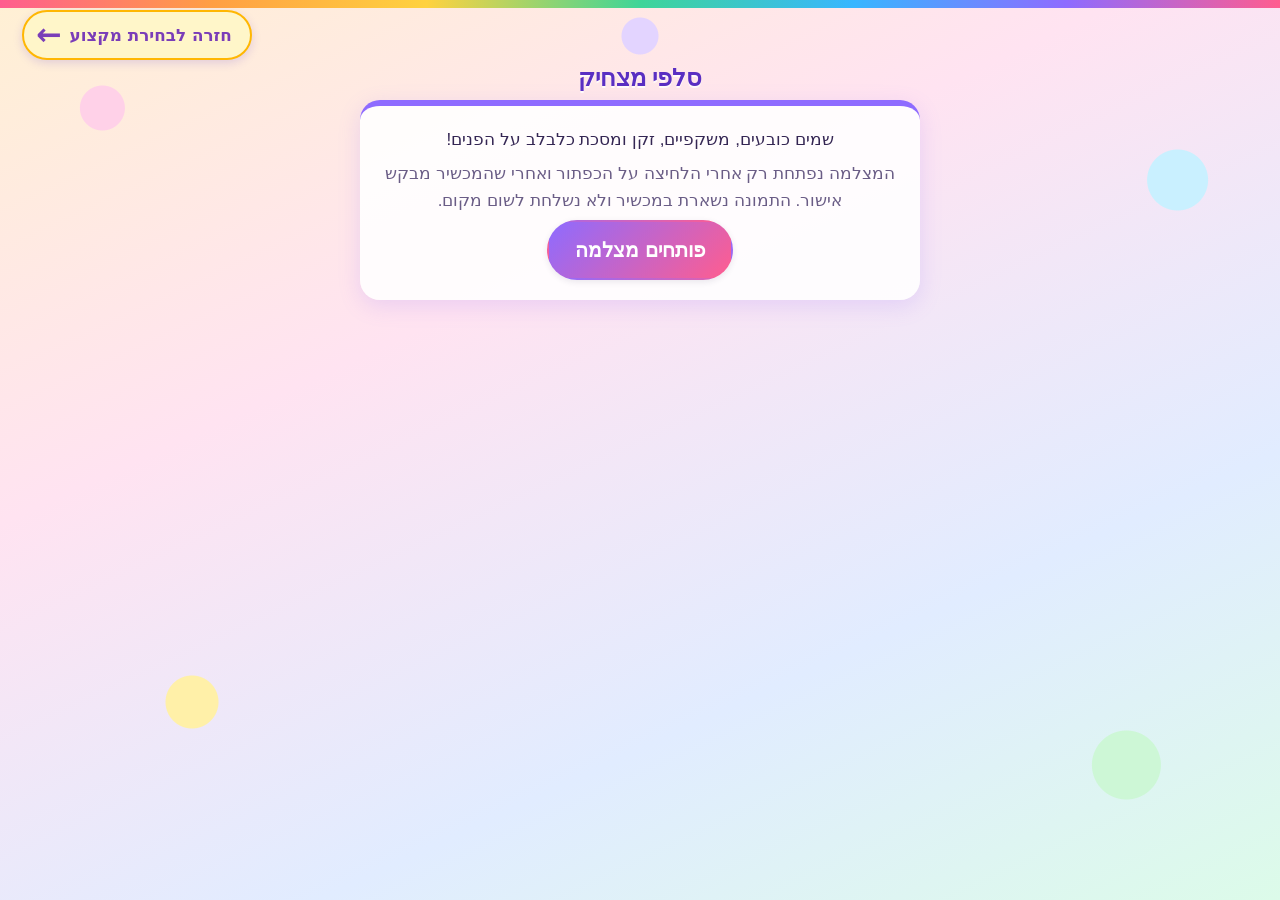
<file: selfie.html>
<!doctype html>
<html lang="he" dir="rtl"><head><meta charset="utf-8"><meta name="viewport" content="width=device-width,initial-scale=1,viewport-fit=cover"><title>סלפי מצחיק</title>
<link rel="stylesheet" href="theme.css">
<style>
.lp-back-bar{direction:ltr;display:flex;justify-content:flex-start;padding:10px 12px 0}
.lp-back{display:inline-flex;align-items:center;gap:8px;min-height:48px;padding:8px 18px 8px 12px;border-radius:999px;background:#fff;color:#5b3fd0;border:2px solid #d9d0fb;box-shadow:0 3px 10px rgba(91,63,208,.18);font:700 1.05rem/1.2 system-ui,-apple-system,"Segoe UI",Arial,sans-serif;text-decoration:none;-webkit-tap-highlight-color:transparent}
.lp-back:active{transform:scale(.97)}
.lp-back-arrow{font-size:1.9rem;line-height:1;font-weight:700}
.lp-back-text{direction:rtl}
</style>
<style>
*{box-sizing:border-box;-webkit-tap-highlight-color:transparent}
body{margin:0;font-family:Arial,sans-serif;color:#342653;padding:0 10px 18px;min-height:100dvh}
main{max-width:560px;margin:0 auto}
h1{font-size:24px;margin:4px 0 8px;text-align:center}
button{font:inherit;touch-action:manipulation;cursor:pointer;border:2px solid transparent;border-radius:14px;background:#fff;color:#342653;min-height:48px;min-width:48px;padding:6px 12px;font-weight:bold;box-shadow:0 2px 6px #3426531a}
button:focus-visible{outline:3px solid #8e6bff;outline-offset:2px}
button.on{border-color:#8e6bff;background:#efe7ff;box-shadow:0 0 0 3px #8e6bff55}
.card{background:#ffffffe6;border-radius:20px;padding:14px;margin:8px 0;text-align:center;box-shadow:0 4px 16px #8e6bff26}
.card p{line-height:1.6;margin:6px 0;font-size:17px}
.big{min-height:60px;font-size:20px;padding:10px 26px;border-radius:999px}
.stage{position:relative;background:#222;border-radius:18px;overflow:hidden;border:3px solid #8e6bff;box-shadow:0 6px 20px #8e6bff33;aspect-ratio:3/4;max-height:72dvh;margin:0 auto;touch-action:none}
video{position:absolute;inset:0;width:100%;height:100%;object-fit:cover;transform:scaleX(-1)}
canvas{position:absolute;inset:0;width:100%;height:100%;touch-action:none}
.row{display:flex;flex-wrap:wrap;gap:6px;justify-content:center;margin:6px 0}
.lbl{font-size:13px;color:#6a5d86;font-weight:bold;margin:6px 0 0;text-align:center}
.row button{font-size:16px;line-height:1.2;padding:6px 14px}
#status{min-height:22px;text-align:center;font-size:15px;font-weight:bold;color:#2a7a5a;margin:4px 0}
.note{font-size:14px;color:#6a5d86}
[hidden]{display:none!important}
#shot:not([hidden]){display:flex!important}
.flash{position:absolute;inset:0;background:#fff;opacity:0;pointer-events:none;animation:fl .35s ease-out}@keyframes fl{0%{opacity:.85}100%{opacity:0}}
</style></head><body>
<div class="lp-back-bar"><a class="lp-back" href="learning.html" aria-label="חזרה לבחירת מקצוע"><span class="lp-back-arrow" aria-hidden="true">←</span><span class="lp-back-text">חזרה לבחירת מקצוע</span></a></div>
<main>
<h1>סלפי מצחיק</h1>
<section class="card" id="intro">
<p>שמים כובעים, משקפיים, זקן ומסכת כלבלב על הפנים!</p>
<p class="note">המצלמה נפתחת רק אחרי הלחיצה על הכפתור ואחרי שהמכשיר מבקש אישור. התמונה נשארת במכשיר ולא נשלחת לשום מקום.</p>
<button id="start" class="big" style="background:linear-gradient(135deg,#8e6bff,#ff5d8f);color:#fff">פותחים מצלמה</button>
<p id="err" class="note" style="color:#b3261e" role="alert"></p>
</section>
<section id="play" hidden>
<div class="stage" id="stage"><video id="vid" playsinline muted autoplay></video><canvas id="cv"></canvas></div>
<div id="status" aria-live="polite"></div><div id="diag" style="text-align:center;font-size:12px;color:#7a6c96;direction:ltr;min-height:16px"></div>
<div class="row"><button id="snap2" class="big" style="background:linear-gradient(135deg,#ff9f43,#ff5d8f);color:#fff">צילום</button></div><p class="note" style="text-align:center">אפשר גם ללחוץ על התמונה כדי לצלם.</p>
<p class="lbl">כובעים</p><div class="row" id="hats"></div>
<p class="lbl">שיער</p><div class="row" id="hair"></div><div class="row" id="hairc" aria-label="צבע שיער"></div>
<p class="lbl">משקפיים</p><div class="row" id="glasses"></div>
<p class="lbl">עוד</p><div class="row" id="extra"></div>
<div class="row"><button id="flip">מצלמה קדמית / אחורית</button><button id="stop">סגירת מצלמה</button></div>
<p class="note" style="text-align:center">התמונה נשארת במכשיר שלך בלבד.</p>
</section>
<div id="shot" hidden style="position:fixed;inset:0;z-index:100;background:#000b;display:flex;flex-direction:column;align-items:center;justify-content:center;gap:12px;padding:14px"><img id="shotimg" alt="התמונה שצולמה" style="max-width:100%;max-height:68dvh;border-radius:16px;border:4px solid #fff"><div class="row"><button id="shotsave" class="big" style="background:#3ed598;color:#0b3d2a">שמירה</button><button id="shotagain" class="big">צילום נוסף</button></div><p id="shotmsg" style="color:#fff;font-weight:bold;margin:0;min-height:22px" aria-live="polite"></p></div>
</main>
<script type="module">
const $=id=>document.getElementById(id);
const vid=$('vid'),cv=$('cv'),ctx=cv.getContext('2d');
const HATS=[['none','🚫','בלי'],['party','🥳','מסיבה'],['top','🎩','צילינדר'],['crown','👑','כתר'],['cap','🧢','כובע'],['grad','🎓','בוגר'],['cowboy','🤠','בוקר']];
const GLASSES=[['none','🚫','בלי'],['round','👓','עגולים'],['sun','🕶️','שמש'],['heart','😍','לבבות'],['star','🤩','כוכבים']];
const EXTRA=[['beard','🧔','זקן'],['dog','🐶','כלבלב'],['mustache','🥸','שפם']];
const HAIR=[['none','בלי'],['long','ארוך'],['short','קצר'],['pony','קוקו'],['braids','צמות'],['pig','שתי קוקיות']];
const HCOL=[['#2b1b12','שחור'],['#6d4228','חום'],['#e5b85c','בלונדיני'],['#b5441f','ג׳ינג׳י'],['#ff6fa8','ורוד'],['#3b82f6','כחול']];
const sel={hat:'party',glasses:'none',beard:false,dog:false,mustache:false,hair:'none',hcol:'#6d4228'};
let stream=null,landmarker=null,facing='user',raf=0,lastTs=-1,face=null,smooth=null,trackState='idle';
function mk(box,list,key,single){list.forEach(([k,e,n])=>{const b=document.createElement('button');b.textContent=n;b.setAttribute('aria-label',n);b.dataset.k=k;b.addEventListener('click',()=>{if(single){sel[key]=k}else{sel[k]=!sel[k]}paint()});box.appendChild(b)})}
mk($('hats'),HATS,'hat',true);mk($('hair'),HAIR.map(([k,n])=>[k,'',n]),'hair',true);
HCOL.forEach(([c,n])=>{const b=document.createElement('button');b.textContent=n;b.dataset.c=c;b.style.borderLeft='14px solid '+c;b.addEventListener('click',()=>{sel.hcol=c;if(sel.hair==='none')sel.hair='long';paint()});$('hairc').appendChild(b)});mk($('glasses'),GLASSES,'glasses',true);mk($('extra'),EXTRA,null,false);
function paint(){document.querySelectorAll('#hats button').forEach(b=>b.classList.toggle('on',sel.hat===b.dataset.k));document.querySelectorAll('#glasses button').forEach(b=>b.classList.toggle('on',sel.glasses===b.dataset.k));document.querySelectorAll('#hair button').forEach(b=>b.classList.toggle('on',sel.hair===b.dataset.k));document.querySelectorAll('#hairc button').forEach(b=>b.classList.toggle('on',sel.hair!=='none'&&sel.hcol===b.dataset.c));document.querySelectorAll('#extra button').forEach(b=>b.classList.toggle('on',!!sel[b.dataset.k]))}
paint();
const status=t=>$('status').textContent=t;

const withTO=(p,ms,name)=>Promise.race([p,new Promise((_,rj)=>setTimeout(()=>rj(new Error('timeout '+name)),ms))]);
async function loadTracker(){
 if(landmarker||trackState==='failed')return;
 trackState='loading';status('טוענים זיהוי פנים (פעם ראשונה לוקח כמה שניות)...');
 try{
  const base='https://cdn.jsdelivr.net/npm/@mediapipe/tasks-vision@0.10.14';
  const m=await withTO(import(base+'/vision_bundle.mjs'),20000,'import');
  const fs=await withTO(m.FilesetResolver.forVisionTasks(base+'/wasm'),20000,'wasm');
  const opts=d=>({baseOptions:{modelAssetPath:'https://storage.googleapis.com/mediapipe-models/face_landmarker/face_landmarker/float16/1/face_landmarker.task',delegate:d},runningMode:'VIDEO',numFaces:1});
  window.__mp={m,fs,opts};try{landmarker=await withTO(m.FaceLandmarker.createFromOptions(fs,opts('GPU')),12000,'gpu');delegateUsed='GPU'}catch(e){landmarker=await withTO(m.FaceLandmarker.createFromOptions(fs,opts('CPU')),25000,'cpu');delegateUsed='CPU'}
  trackState='ready';status('');
 }catch(e){landmarker=null;trackState='failed';status('הזיהוי האוטומטי לא נטען. אפשר לגרור את הקישוטים עם האצבע, ולשנות גודל עם שתי אצבעות.')}
}
/* manual fallback: one placement for everything, moved by finger */
const manual={x:.5,y:.55,s:.4,r:0};
let ptrs=new Map(),pinch0=null;
cv.addEventListener('pointerdown',e=>{if(face)return;ptrs.set(e.pointerId,[e.clientX,e.clientY]);try{cv.setPointerCapture(e.pointerId)}catch(_){}pinch0=null});
cv.addEventListener('pointermove',e=>{if(face||!ptrs.has(e.pointerId))return;const r=cv.getBoundingClientRect();const o=ptrs.get(e.pointerId);ptrs.set(e.pointerId,[e.clientX,e.clientY]);
 if(ptrs.size===1){manual.x+=(e.clientX-o[0])/r.width;manual.y+=(e.clientY-o[1])/r.height}
 else if(ptrs.size>=2){const [a,b]=[...ptrs.values()];const d=Math.hypot(a[0]-b[0],a[1]-b[1]);if(pinch0)manual.s=Math.max(.15,Math.min(.9,manual.s*d/pinch0));pinch0=d}});
['pointerup','pointercancel'].forEach(t=>cv.addEventListener(t,e=>{ptrs.delete(e.pointerId);pinch0=null}));

function lm(p,w,h){return[(1-p.x)*w,p.y*h]} /* mirrored to match the mirrored video */
function computeFace(res,w,h){
 const L=res.faceLandmarks&&res.faceLandmarks[0];if(!L)return null;
 /* video is shown with object-fit:cover, so map video coords to canvas coords */
 const vw=vid.videoWidth,vh=vid.videoHeight,sc=Math.max(w/vw,h/vh),ox=(w-vw*sc)/2,oy=(h-vh*sc)/2;
 const mir=mirror;const P=i=>({x:mir?w-(L[i].x*vw*sc+ox):L[i].x*vw*sc+ox,y:L[i].y*vh*sc+oy});
 const eL=P(263),eR=P(33),top=P(10),chin=P(152),cl=P(454),cr=P(234),nose=P(1),mouth=P(13);
 const eyeC={x:(eL.x+eR.x)/2,y:(eL.y+eR.y)/2};
 const [ea,eb]=eL.x<eR.x?[eL,eR]:[eR,eL];const roll=Math.atan2(eb.y-ea.y,eb.x-ea.x);
 const fw=Math.hypot(cl.x-cr.x,cl.y-cr.y),fh=Math.hypot(top.x-chin.x,top.y-chin.y);
 return{eyeC,roll,fw,fh,top,chin,nose,mouth,eyeD:Math.hypot(eL.x-eR.x,eL.y-eR.y)};
}
function lerp(a,b,t){return a+(b-a)*t}
function smoothFace(f){
 if(!f){smooth=null;return null}
 if(!smooth){smooth={...f};return smooth}
 const t=.55;for(const k of ['fw','fh','roll','eyeD']){smooth[k]=lerp(smooth[k],f[k],t)}
 for(const k of ['eyeC','top','chin','nose','mouth']){smooth[k]={x:lerp(smooth[k].x,f[k].x,t),y:lerp(smooth[k].y,f[k].y,t)}}
 return smooth;
}
function manualFace(w,h){
 const fw=manual.s*w,fh=fw*1.3,cx=manual.x*w,cy=manual.y*h;
 return{eyeC:{x:cx,y:cy-fh*.12},roll:0,fw,fh,top:{x:cx,y:cy-fh/2},chin:{x:cx,y:cy+fh/2},nose:{x:cx,y:cy+fh*.05},mouth:{x:cx,y:cy+fh*.25},eyeD:fw*.5};
}
function rot(f,x,y,fn){ctx.save();ctx.translate(x,y);ctx.rotate(f.roll);fn();ctx.restore()}
function emoji(t,size){ctx.font=size+'px "Apple Color Emoji","Segoe UI Emoji","Noto Color Emoji",sans-serif';ctx.textAlign='center';ctx.textBaseline='middle';ctx.fillText(t,0,0)}
function drawHat(f){
 const k=sel.hat;if(k==='none')return;
 const E={party:'🥳',top:'🎩',crown:'👑',cap:'🧢',grad:'🎓',cowboy:'🤠'};
 const sz=f.fw*1.15;
 const up={x:Math.sin(f.roll)*1,y:-Math.cos(f.roll)};
 /* sit on the forehead, slightly up from the top landmark */
 const x=f.top.x+up.x*f.fh*.12,y=f.top.y+up.y*f.fh*.12;
 rot(f,x,y,()=>{
  if(k==='party'){ /* drawn party hat so it is not a face */
   ctx.translate(0,-sz*.38);const w=sz*.8,h=sz*.95;
   ctx.beginPath();ctx.moveTo(0,-h/2);ctx.lineTo(w/2,h/2);ctx.lineTo(-w/2,h/2);ctx.closePath();
   const g=ctx.createLinearGradient(-w/2,0,w/2,0);g.addColorStop(0,'#ff5d8f');g.addColorStop(.5,'#ffd23f');g.addColorStop(1,'#38b6ff');ctx.fillStyle=g;ctx.fill();ctx.lineWidth=3;ctx.strokeStyle='#fff';ctx.stroke();
   ctx.fillStyle='#fff';[[-.12,.1],[.1,-.1],[0,.28],[-.2,.35],[.2,.3]].forEach(([a,b])=>{ctx.beginPath();ctx.arc(a*w,b*h,w*.05,0,7);ctx.fill()});
   ctx.beginPath();ctx.arc(0,-h/2,w*.1,0,7);ctx.fillStyle='#ff5d8f';ctx.fill();
  }else if(k==='top'){
   ctx.translate(0,-sz*.35);const w=sz*.8,h=sz*.8;
   ctx.fillStyle='#222';ctx.fillRect(-w*.32,-h*.55,w*.64,h*.8);ctx.beginPath();ctx.ellipse(0,h*.25,w*.55,h*.1,0,0,7);ctx.fill();
   ctx.fillStyle='#e53935';ctx.fillRect(-w*.32,-h*.02,w*.64,h*.14);
  }else if(k==='crown'){
   ctx.translate(0,-sz*.2);const w=sz*.8,h=sz*.5;
   ctx.beginPath();ctx.moveTo(-w/2,h/2);ctx.lineTo(-w/2,-h/3);ctx.lineTo(-w/4,h/12);ctx.lineTo(0,-h/2);ctx.lineTo(w/4,h/12);ctx.lineTo(w/2,-h/3);ctx.lineTo(w/2,h/2);ctx.closePath();
   ctx.fillStyle='#ffc107';ctx.fill();ctx.lineWidth=3;ctx.strokeStyle='#b8860b';ctx.stroke();
   [[-.3],[0],[.3]].forEach(([a])=>{ctx.beginPath();ctx.arc(a*w,h*.2,w*.05,0,7);ctx.fillStyle=['#e53935','#1e88e5','#43a047'][Math.round(a*3.3)+1];ctx.fill()});
  }else if(k==='cap'){
   ctx.translate(0,-sz*.2);const w=sz*.8;
   ctx.beginPath();ctx.moveTo(-w*.45,w*.12);ctx.bezierCurveTo(-w*.45,-w*.45,w*.45,-w*.45,w*.45,w*.12);ctx.closePath();ctx.fillStyle='#1e88e5';ctx.fill();ctx.lineWidth=3;ctx.strokeStyle='#0d47a1';ctx.stroke();
   ctx.beginPath();ctx.ellipse(w*.4,w*.15,w*.42,w*.08,0,0,7);ctx.fillStyle='#0d47a1';ctx.fill();
   ctx.beginPath();ctx.arc(0,-w*.3,w*.05,0,7);ctx.fillStyle='#fff';ctx.fill();
  }else if(k==='grad'){
   ctx.translate(0,-sz*.2);const w=sz*.8;
   ctx.fillStyle='#222';ctx.beginPath();ctx.ellipse(0,w*.1,w*.28,w*.14,0,0,3.15);ctx.fill();
   ctx.beginPath();ctx.moveTo(0,-w*.3);ctx.lineTo(w*.55,-w*.05);ctx.lineTo(0,w*.2);ctx.lineTo(-w*.55,-w*.05);ctx.closePath();ctx.fill();
   ctx.strokeStyle='#ffc107';ctx.lineWidth=3;ctx.beginPath();ctx.moveTo(w*.4,-w*.02);ctx.lineTo(w*.4,w*.28);ctx.stroke();ctx.beginPath();ctx.arc(w*.4,w*.3,w*.04,0,7);ctx.fillStyle='#ffc107';ctx.fill();
  }else if(k==='cowboy'){
   ctx.translate(0,-sz*.2);const w=sz*.9;
   ctx.fillStyle='#a1662f';ctx.beginPath();ctx.ellipse(0,w*.12,w*.62,w*.13,0,0,7);ctx.fill();
   ctx.beginPath();ctx.moveTo(-w*.28,w*.1);ctx.bezierCurveTo(-w*.3,-w*.45,-w*.08,-w*.3,0,-w*.35);ctx.bezierCurveTo(w*.08,-w*.3,w*.3,-w*.45,w*.28,w*.1);ctx.closePath();ctx.fill();
   ctx.fillStyle='#5d3a1a';ctx.fillRect(-w*.28,-w*.02,w*.56,w*.07);
  }
 });
}
function drawGlasses(f){
 const k=sel.glasses;if(k==='none')return;
 const sz=f.eyeD*2.3;
 rot(f,f.eyeC.x,f.eyeC.y,()=>{
  if(k==='round'){ctx.lineWidth=Math.max(4,f.eyeD*.09);ctx.strokeStyle='#222';const r=f.eyeD*.36;[-1,1].forEach(s=>{ctx.beginPath();ctx.arc(s*f.eyeD/2,0,r,0,7);ctx.fillStyle='#ffffff30';ctx.fill();ctx.stroke()});ctx.beginPath();ctx.moveTo(-f.eyeD/2+r,0);ctx.lineTo(f.eyeD/2-r,0);ctx.stroke()}
  else if(k==='sun'){ctx.fillStyle='#111';const r=f.eyeD*.38;[-1,1].forEach(s=>{ctx.beginPath();ctx.roundRect(s*f.eyeD/2-r,-r*.8,r*2,r*1.6,r*.5);ctx.fill()});ctx.lineWidth=f.eyeD*.07;ctx.strokeStyle='#111';ctx.beginPath();ctx.moveTo(-f.eyeD/2+r,-r*.2);ctx.lineTo(f.eyeD/2-r,-r*.2);ctx.stroke()}
  else if(k==='heart'){ctx.fillStyle='#e91e63';[-1,1].forEach(s=>{const r=f.eyeD*.42,x=s*f.eyeD/2;ctx.beginPath();ctx.moveTo(x,r*.8);ctx.bezierCurveTo(x-r*1.4,r*.1,x-r*.9,-r*.95,x,-r*.35);ctx.bezierCurveTo(x+r*.9,-r*.95,x+r*1.4,r*.1,x,r*.8);ctx.fill()})}
  else if(k==='star'){ctx.fillStyle='#ffc107';ctx.strokeStyle='#b8860b';ctx.lineWidth=3;[-1,1].forEach(s=>{const r=f.eyeD*.5,x=s*f.eyeD/2;ctx.beginPath();for(let i=0;i<10;i++){const a=-Math.PI/2+i*Math.PI/5,rr=i%2?r*.45:r;ctx.lineTo(x+Math.cos(a)*rr,Math.sin(a)*rr)}ctx.closePath();ctx.fill();ctx.stroke()})}
 });
}
function drawBeard(f){
 rot(f,f.chin.x,f.chin.y,()=>{const w=f.fw*.9,h=f.fh*.42;ctx.translate(0,-h*.35);
  ctx.beginPath();ctx.moveTo(-w/2,-h*.75);ctx.bezierCurveTo(-w*.6,h*.3,-w*.25,h*.9,0,h*.95);ctx.bezierCurveTo(w*.25,h*.9,w*.6,h*.3,w/2,-h*.75);
  ctx.bezierCurveTo(w*.3,-h*.35,w*.2,-h*.45,0,-h*.4);ctx.bezierCurveTo(-w*.2,-h*.45,-w*.3,-h*.35,-w/2,-h*.75);ctx.closePath();
  ctx.fillStyle='#6d4c41';ctx.fill();ctx.lineWidth=3;ctx.strokeStyle='#4e342e';ctx.stroke()});
}
function drawMustache(f){
 const mx=(f.nose.x+f.mouth.x)/2,my=(f.nose.y+f.mouth.y)/2;
 rot(f,mx,my,()=>{const w=f.fw*.5;ctx.fillStyle='#3e2723';ctx.beginPath();ctx.moveTo(0,-w*.05);ctx.bezierCurveTo(w*.15,-w*.2,w*.45,-w*.1,w*.5,w*.12);ctx.bezierCurveTo(w*.3,w*.05,w*.15,w*.08,0,w*.1);ctx.bezierCurveTo(-w*.15,w*.08,-w*.3,w*.05,-w*.5,w*.12);ctx.bezierCurveTo(-w*.45,-w*.1,-w*.15,-w*.2,0,-w*.05);ctx.fill()});
}
function drawDog(f){
 /* ears on the top corners, black nose, tongue */
 rot(f,f.top.x,f.top.y,()=>{const w=f.fw;
  [-1,1].forEach(s=>{ctx.save();ctx.translate(s*w*.42,w*.12);ctx.rotate(s*.35);ctx.beginPath();ctx.ellipse(0,0,w*.17,w*.3,0,0,7);ctx.fillStyle='#8d5b3a';ctx.fill();ctx.lineWidth=3;ctx.strokeStyle='#5d3a22';ctx.stroke();ctx.beginPath();ctx.ellipse(0,w*.03,w*.09,w*.2,0,0,7);ctx.fillStyle='#e8a7a0';ctx.fill();ctx.restore()})});
 rot(f,f.nose.x,f.nose.y,()=>{const r=f.fw*.09;ctx.beginPath();ctx.ellipse(0,0,r*1.3,r,0,0,7);ctx.fillStyle='#111';ctx.fill();ctx.beginPath();ctx.ellipse(-r*.4,-r*.35,r*.35,r*.2,0,0,7);ctx.fillStyle='#fff8';ctx.fill()});
 rot(f,f.mouth.x,f.mouth.y,()=>{const r=f.fw*.08;ctx.beginPath();ctx.ellipse(0,r*1.1,r*.9,r*1.4,0,0,7);ctx.fillStyle='#ff6f91';ctx.fill();ctx.lineWidth=2;ctx.strokeStyle='#c2185b';ctx.stroke();ctx.beginPath();ctx.moveTo(0,r*.1);ctx.lineTo(0,r*1.9);ctx.stroke()});
}
function drawHair(f){
 const k=sel.hair;if(k==='none')return;
 const u=f.fw,h=f.fh,col=sel.hcol,cx=(f.top.x+f.chin.x)/2,cy=(f.top.y+f.chin.y)/2;
 rot(f,cx,cy,()=>{
  ctx.fillStyle=col;ctx.strokeStyle='#0005';ctx.lineWidth=Math.max(2,u*.012);ctx.lineJoin='round';
  const blob=(x,y,rx,ry,a)=>{ctx.beginPath();ctx.ellipse(x,y,rx,ry,a||0,0,7);ctx.fill();ctx.stroke()};
  const tie=(x,y)=>{ctx.beginPath();ctx.arc(x,y,u*.045,0,7);ctx.fillStyle='#ff5d8f';ctx.fill();ctx.strokeStyle='#0005';ctx.stroke();ctx.fillStyle=col};
  /* hair behind and around the head */
  if(k==='long'){
   [-1,1].forEach(s=>{ctx.beginPath();ctx.roundRect(s>0?u*.42:-u*.84,-h*.38,u*.42,h*1.4,u*.2);ctx.fill();ctx.stroke()});
  }
  if(k==='pony'){
   blob(u*.62,-h*.05,u*.1,u*.1);
   ctx.beginPath();ctx.moveTo(u*.6,-h*.08);ctx.bezierCurveTo(u*1.05,-h*.1,u*1.15,h*.35,u*.82,h*.62);ctx.bezierCurveTo(u*.78,h*.35,u*.66,h*.2,u*.58,h*.02);ctx.closePath();ctx.fill();ctx.stroke();
  }
  if(k==='pig'){
   [-1,1].forEach(s=>{ctx.beginPath();ctx.moveTo(s*u*.58,-h*.12);ctx.bezierCurveTo(s*u*1.0,-h*.15,s*u*1.15,h*.25,s*u*.9,h*.5);ctx.bezierCurveTo(s*u*.8,h*.3,s*u*.68,h*.15,s*u*.56,h*.02);ctx.closePath();ctx.fill();ctx.stroke()});
  }
  if(k==='braids'){
   [-1,1].forEach(s=>{const x0=s*u*.62;for(let i=0;i<7;i++){const y=-h*.08+i*h*.15,w=u*(.13-i*.006);blob(x0+(i%2?-1:1)*u*.035,y,w,h*.09,(i%2?-1:1)*.5)}tie(x0,h*.98)});
  }
  /* hair on top of the head */
  ctx.fillStyle=col;ctx.strokeStyle='#0005';
  const capRx=k==='short'?u*.62:u*.66,capRy=k==='short'?h*.58:h*.64;
  ctx.beginPath();ctx.ellipse(0,-h*.24,capRx,capRy,0,0,7);ctx.fill();ctx.stroke();
  if(k==='pony'||k==='pig'){tie(u*.6*(k==='pony'?1:1),-h*.1);if(k==='pig')tie(-u*.6,-h*.1)}
  /* keep the face itself visible */
  ctx.save();ctx.globalCompositeOperation='destination-out';ctx.beginPath();ctx.ellipse(0,h*.02,u*.5,h*.5,0,0,7);ctx.fill();ctx.restore();
 });
}
function drawAll(f){
 drawHair(f);
 if(sel.dog)drawDog(f);
 if(sel.beard)drawBeard(f);
 if(sel.mustache)drawMustache(f);
 drawGlasses(f);drawHat(f);
}
function resize(){const r=cv.getBoundingClientRect(),d=Math.min(2,window.devicePixelRatio||1);const w=Math.round(r.width*d),h=Math.round(r.height*d);if(cv.width!==w||cv.height!==h){cv.width=w;cv.height=h}}
let detErr=0,noFace=0,delegateUsed='-',rawFaces=0,lastDet=0,detCalls=0,retriedCpu=false;
async function retryCpu(){if(retriedCpu||!window.__mp)return;retriedCpu=true;try{const{m,fs,opts}=window.__mp;const n=await withTO(m.FaceLandmarker.createFromOptions(fs,opts('CPU')),25000,'cpu2');const old=landmarker;landmarker=n;delegateUsed='CPU';noFace=0;try{old&&old.close&&old.close()}catch(_){}}catch(e){}}
function loop(){
 raf=requestAnimationFrame(loop);
 if(!stream||vid.readyState<2)return;
 resize();const w=cv.width,h=cv.height;ctx.clearRect(0,0,w,h);
 let f=null;
 if(landmarker&&performance.now()-lastDet>45){
  lastDet=performance.now();detCalls++;
  try{const res=landmarker.detectForVideo(vid,performance.now());rawFaces=(res.faceLandmarks||[]).length;face=computeFace(res,w,h);detErr=0}catch(e){face=null;if(++detErr>8){landmarker=null;trackState='failed';status('הזיהוי האוטומטי לא עובד בטלפון הזה. אפשר לגרור את הקישוטים עם האצבע, ולשנות גודל עם שתי אצבעות.')}}
 }
 if(landmarker){f=smoothFace(face);
  if(f){noFace=0;status('')}
  else{if(!noFace)noFace=performance.now();
   if(delegateUsed==='GPU'&&performance.now()-noFace>6000)retryCpu();
   if(performance.now()-noFace>3000){f=manualFace(w,h);status('לא רואים פנים. אפשר לגרור את הקישוטים עם האצבע, ולשנות גודל עם שתי אצבעות.')}
   else status('מחפשים פנים... מסתכלים למצלמה')}}
 else if(trackState==='failed'){f=manualFace(w,h)}
 else if(trackState==='loading'){f=manualFace(w,h);status('טוענים זיהוי פנים... בינתיים אפשר לגרור את הקישוטים עם האצבע.')}
 {const dg=$('diag');if(dg)dg.textContent=(landmarker||trackState!=='idle')?('detector: '+(landmarker?delegateUsed:trackState)+' | faces: '+rawFaces+' | video '+vid.videoWidth+'x'+vid.videoHeight+' | calls '+detCalls):''}
 if(f)drawAll(f);
}
let mirror=true;
async function getStream(mode){
 const base={width:{ideal:640},height:{ideal:480}};
 try{return await navigator.mediaDevices.getUserMedia({video:{...base,facingMode:{exact:mode}},audio:false})}
 catch(e){if(e&&(e.name==='NotAllowedError'||e.name==='SecurityError'))throw e;return await navigator.mediaDevices.getUserMedia({video:{...base,facingMode:{ideal:mode}},audio:false})}
}
function stopStream(){if(stream)stream.getTracks().forEach(t=>t.stop());stream=null;vid.srcObject=null}
async function openCam(wanted){
 $('err').textContent='';
 if(!navigator.mediaDevices||!navigator.mediaDevices.getUserMedia){$('err').textContent='הדפדפן הזה לא מאפשר מצלמה. אפשר לנסות ב-Safari או ב-Chrome עדכניים.';return}
 const prev=facing;wanted=wanted||facing;
 stopStream();face=null;smooth=null;
 try{
  stream=await getStream(wanted);
 }catch(e){
  const n=e&&e.name;
  if(!$('play').hidden){ /* switching failed: go back to the camera that worked */
   status('המצלמה האחרת לא נפתחה. חוזרים למצלמה הקודמת.');
   try{stream=await getStream(prev);wanted=prev}catch(e2){stream=null}
  }
  if(!stream){
   $('play').hidden=true;$('intro').hidden=false;
   $('err').textContent=(n==='NotAllowedError'||n==='SecurityError')?'לא אישרנו גישה למצלמה. אפשר לאשר בהגדרות הדפדפן ולנסות שוב.':(n==='NotFoundError'?'לא נמצאה מצלמה במכשיר.':'לא הצלחנו לפתוח את המצלמה. אפשר ללחוץ שוב על הכפתור.');
   return;
  }
 }
 facing=wanted;
 /* trust what the browser says about the camera it really opened */
 let real=null;try{real=stream.getVideoTracks()[0].getSettings().facingMode}catch(e){}
 if(real==='user'||real==='environment')facing=real;
 mirror=facing==='user';
 vid.srcObject=stream;await vid.play().catch(()=>{});
 vid.style.transform=mirror?'scaleX(-1)':'scaleX(1)';
 $('intro').hidden=true;$('play').hidden=false;lastTs=-1;
 loadTracker();if(!raf)loop();
}
function closeCam(){stopStream();cancelAnimationFrame(raf);raf=0;$('play').hidden=true;$('intro').hidden=false}
$('start').addEventListener('click',()=>{facing='user';openCam('user')});
$('stop').addEventListener('click',closeCam);
let flipping=false;$('flip').addEventListener('click',async()=>{if(flipping)return;flipping=true;$('flip').disabled=true;try{await openCam(facing==='user'?'environment':'user')}finally{flipping=false;$('flip').disabled=false}});
document.addEventListener('visibilitychange',()=>{if(document.hidden&&stream)closeCam()});
window.addEventListener('pagehide',()=>{if(stream)stream.getTracks().forEach(t=>t.stop())});
let lastBlob=null;
function takePhoto(){
 if(!stream||vid.readyState<2)return;
 const w=cv.width,h=cv.height,o=document.createElement('canvas');o.width=w;o.height=h;const c=o.getContext('2d');
 const vw=vid.videoWidth,vh=vid.videoHeight,sc=Math.max(w/vw,h/vh);c.save();if(mirror){c.translate(w,0);c.scale(-1,1)}c.drawImage(vid,(w-vw*sc)/2,(h-vh*sc)/2,vw*sc,vh*sc);c.restore();c.drawImage(cv,0,0);
 const fl=document.createElement('div');fl.className='flash';$('stage').appendChild(fl);setTimeout(()=>fl.remove(),400);
 o.toBlob(b=>{if(!b){status('לא הצלחנו לצלם');return}
  lastBlob=b;if($('shotimg').dataset.u)URL.revokeObjectURL($('shotimg').dataset.u);const u=URL.createObjectURL(b);$('shotimg').dataset.u=u;$('shotimg').src=u;$('shotmsg').textContent='';$('shot').hidden=false;$('shotsave').focus();
 },'image/png');
}
$('snap2').addEventListener('click',takePhoto);
/* tap on the picture takes a photo (a short single tap only; dragging or pinching never captures) */
let tapStart=null,multi=false,down=new Set();
cv.addEventListener('pointerdown',e=>{if(e.isPrimary){down.clear();down.add(e.pointerId);multi=false;tapStart={x:e.clientX,y:e.clientY,t:Date.now(),moved:false}}else{down.add(e.pointerId);multi=true}});
cv.addEventListener('pointermove',e=>{if(tapStart&&Math.hypot(e.clientX-tapStart.x,e.clientY-tapStart.y)>=12)tapStart.moved=true});
cv.addEventListener('pointercancel',e=>{down.delete(e.pointerId);tapStart=null});
cv.addEventListener('pointerup',e=>{down.delete(e.pointerId);if(!tapStart)return;const t=tapStart;tapStart=null;if(multi||t.moved||Date.now()-t.t>600)return;if(Math.hypot(e.clientX-t.x,e.clientY-t.y)>=12)return;takePhoto()});
$('shotagain').addEventListener('click',()=>{$('shot').hidden=true});
$('shotsave').addEventListener('click',async()=>{
 if(!lastBlob)return;const file=new File([lastBlob],'selfie.png',{type:'image/png'});
 try{if(navigator.canShare&&navigator.canShare({files:[file]})){await navigator.share({files:[file],title:'סלפי'});$('shotmsg').textContent='נשלח לשיתוף מהמכשיר';return}}catch(e){if(e&&e.name==='AbortError')return}
 const a=document.createElement('a');a.href=URL.createObjectURL(lastBlob);a.download='selfie.png';document.body.appendChild(a);a.click();a.remove();setTimeout(()=>URL.revokeObjectURL(a.href),3000);$('shotmsg').textContent='התמונה נשמרה במכשיר';
});
</script></body></html>
</file>
<file: theme.css>
/* Shared colorful look. Only background, accents and headings: no layout changes. */
html body{
background:
 radial-gradient(circle at 8% 12%,#ffd1e8 0 22px,transparent 23px),
 radial-gradient(circle at 92% 20%,#c9f0ff 0 30px,transparent 31px),
 radial-gradient(circle at 15% 78%,#fff0a8 0 26px,transparent 27px),
 radial-gradient(circle at 88% 85%,#cdf7d6 0 34px,transparent 35px),
 radial-gradient(circle at 50% 4%,#e3d4ff 0 18px,transparent 19px),
 linear-gradient(155deg,#fff0d4 0%,#ffe3f1 35%,#e1ecff 70%,#dcfbe9 100%) !important;
background-attachment:fixed !important}
html body::before{content:"";position:fixed;top:0;left:0;right:0;height:8px;z-index:50;pointer-events:none;
background:linear-gradient(90deg,#ff5d8f,#ff9f43,#ffd23f,#3ed598,#38b6ff,#8e6bff,#ff5d8f)}
h1{color:#5a2fc2 !important;text-shadow:0 2px 0 #ffffffcc}
h2{color:#2a7a5a}
html body .card,html body main>section,html body .choices a{border-top:6px solid #8e6bff}
html body .card,html body main>section{box-shadow:0 6px 22px #8e6bff2e}
html body .primary,html body button.primary{background:linear-gradient(135deg,#8e6bff,#ff5d8f) !important;color:#fff !important}
html body .choices a:nth-child(1){border-top-color:#38b6ff}
html body .choices a:nth-child(2){border-top-color:#ff5d8f}
html body .choices a:nth-child(3){border-top-color:#3ed598}
html body .choices a:nth-child(4){border-top-color:#ff9f43}
html body .choices a:nth-child(5){border-top-color:#8e6bff}
html body .choices a:nth-child(6){border-top-color:#ffd23f}
.lp-back{background:#fff6c9 !important;border-color:#ffb703 !important;color:#7a3db8 !important}
</file>
